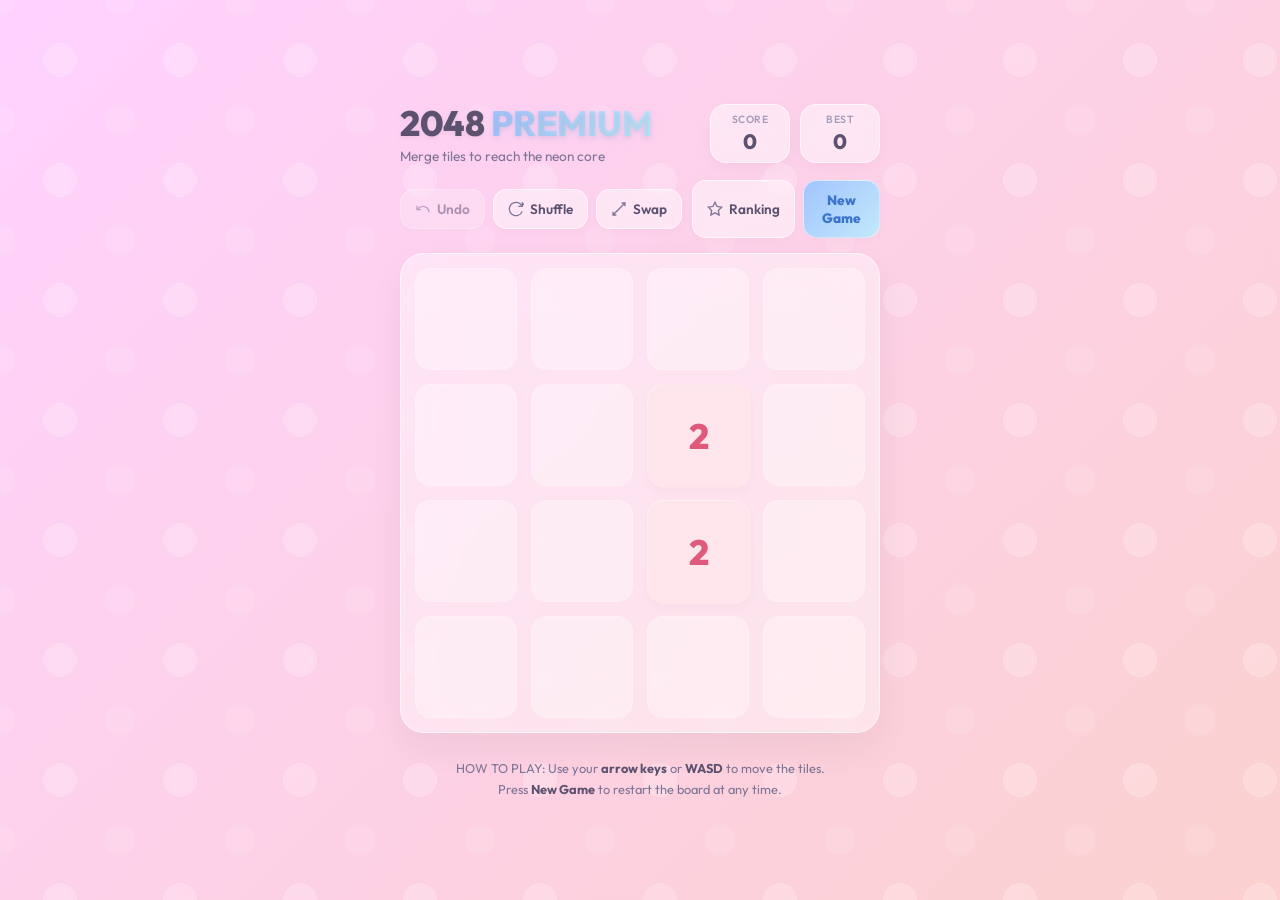
<file: 2048GAME/index.html>
<!DOCTYPE html>
<html lang="ko">
<head>
  <meta charset="UTF-8">
  <meta name="viewport" content="width=device-width, initial-scale=1.0">
  <title>2048 Premium - Cozy Pastel</title>
  <!-- Google Fonts: Outfit -->
  <link rel="preconnect" href="https://fonts.googleapis.com">
  <link rel="preconnect" href="https://fonts.gstatic.com" crossorigin>
  <link href="https://fonts.googleapis.com/css2?family=Outfit:wght@300;400;600;800&display=swap" rel="stylesheet">
  <!-- CSS Link -->
  <link rel="stylesheet" href="style.css">
</head>
<body>
  <div class="stars-bg"></div>
  
  <div class="game-wrapper">
    <!-- 헤더 영역 -->
    <header class="game-header">
      <div class="brand-section">
        <h1 class="logo-title">2048 <span class="highlight">PREMIUM</span></h1>
        <p class="logo-subtitle">Merge tiles to reach the neon core</p>
      </div>
      
      <div class="scores-container">
        <div class="score-box" id="score-box-current">
          <span class="score-label">SCORE</span>
          <span class="score-value" id="current-score">0</span>
        </div>
        <div class="score-box" id="score-box-best">
          <span class="score-label">BEST</span>
          <span class="score-value" id="best-score">0</span>
        </div>
      </div>
    </header>

    <!-- 도구 및 액션 영역 -->
    <section class="control-panel">
      <div class="action-buttons">
        <button class="btn btn-action" id="btn-undo" title="실행 취소 (점수 50% 차감, 단축키 1)">
          <svg class="btn-icon" viewBox="0 0 24 24" fill="none" stroke="currentColor" stroke-width="2">
            <path d="M3 7v6h6M21 17a9 9 0 00-9-9 9 9 0 00-6 2.3L3 13"/>
          </svg>
          <span>Undo</span>
        </button>
        <button class="btn btn-action" id="btn-shuffle" title="랜덤 셔플 (점수 30% 차감, 단축키 2)">
          <svg class="btn-icon" viewBox="0 0 24 24" fill="none" stroke="currentColor" stroke-width="2">
            <path d="M21.5 2v6h-6M21.34 15.57a10 10 0 11-.57-8.38l5.67-5.67"/>
          </svg>
          <span>Shuffle</span>
        </button>
        <button class="btn btn-action" id="btn-swap" title="타일 스왑 (점수 70% 차감, 단축키 3)">
          <svg class="btn-icon" viewBox="0 0 24 24" fill="none" stroke="currentColor" stroke-width="2">
            <path d="M16 3h5v5M4 20L21 3M8 21H3v-5M12 12l-8 8"/>
          </svg>
          <span>Swap</span>
        </button>
      </div>
      
      <div class="utility-buttons">
        <button class="btn btn-util" id="btn-ranking" title="랭킹 보기">
          <svg class="btn-icon" viewBox="0 0 24 24" fill="none" stroke="currentColor" stroke-width="2">
            <path d="M12 2l3.09 6.26L22 9.27l-5 4.87 1.18 6.88L12 17.77l-6.18 3.25L7 14.14 2 9.27l6.91-1.01L12 2z"/>
          </svg>
          <span>Ranking</span>
        </button>
        <button class="btn btn-util btn-highlight" id="btn-newgame">
          <span>New Game</span>
        </button>
      </div>
    </section>

    <!-- 메인 게임 보드 -->
    <main class="game-container">
      <!-- 배경 그리드 (4x4) -->
      <div class="grid-container">
        <div class="grid-cell"></div>
        <div class="grid-cell"></div>
        <div class="grid-cell"></div>
        <div class="grid-cell"></div>
        <div class="grid-cell"></div>
        <div class="grid-cell"></div>
        <div class="grid-cell"></div>
        <div class="grid-cell"></div>
        <div class="grid-cell"></div>
        <div class="grid-cell"></div>
        <div class="grid-cell"></div>
        <div class="grid-cell"></div>
        <div class="grid-cell"></div>
        <div class="grid-cell"></div>
        <div class="grid-cell"></div>
        <div class="grid-cell"></div>
      </div>

      <!-- 동적으로 타일이 렌더링될 컨테이너 -->
      <div class="tile-container"></div>
    </main>

    <!-- 하단 설명 및 저작권 -->
    <footer class="game-footer">
      <p>HOW TO PLAY: Use your <strong>arrow keys</strong> or <strong>WASD</strong> to move the tiles.</p>
      <p>Press <strong>New Game</strong> to restart the board at any time.</p>
    </footer>
  </div>

  <!-- 랭킹 모달 -->
  <div class="modal-overlay hidden" id="ranking-modal">
    <div class="modal-content glass-card">
      <div class="modal-header">
        <h2>DAILY RANKING</h2>
        <button class="btn-close" id="btn-close-ranking">&times;</button>
      </div>
      <div class="modal-body">
        <ul class="ranking-list" id="ranking-list-container">
          <!-- JavaScript에 의해 동적으로 랭킹 엔트리가 생성됩니다. -->
        </ul>
      </div>
    </div>
  </div>
  
  <!-- 게임 오버 / 승리 오버레이 -->
  <div class="game-message-overlay hidden" id="game-status-overlay">
    <div class="message-content">
      <h2 class="message-title" id="message-title">GAME OVER</h2>
      <p class="message-desc" id="message-desc">No moves left. Keep pushing the limits!</p>
      <div class="message-actions">
        <button class="btn btn-highlight" id="btn-overlay-action">Try Again</button>
      </div>
    </div>
  </div>

  <!-- 외부 게임 엔진 JavaScript 파일 연동 -->
  <script src="game.js"></script>
</body>
</html>
</file>
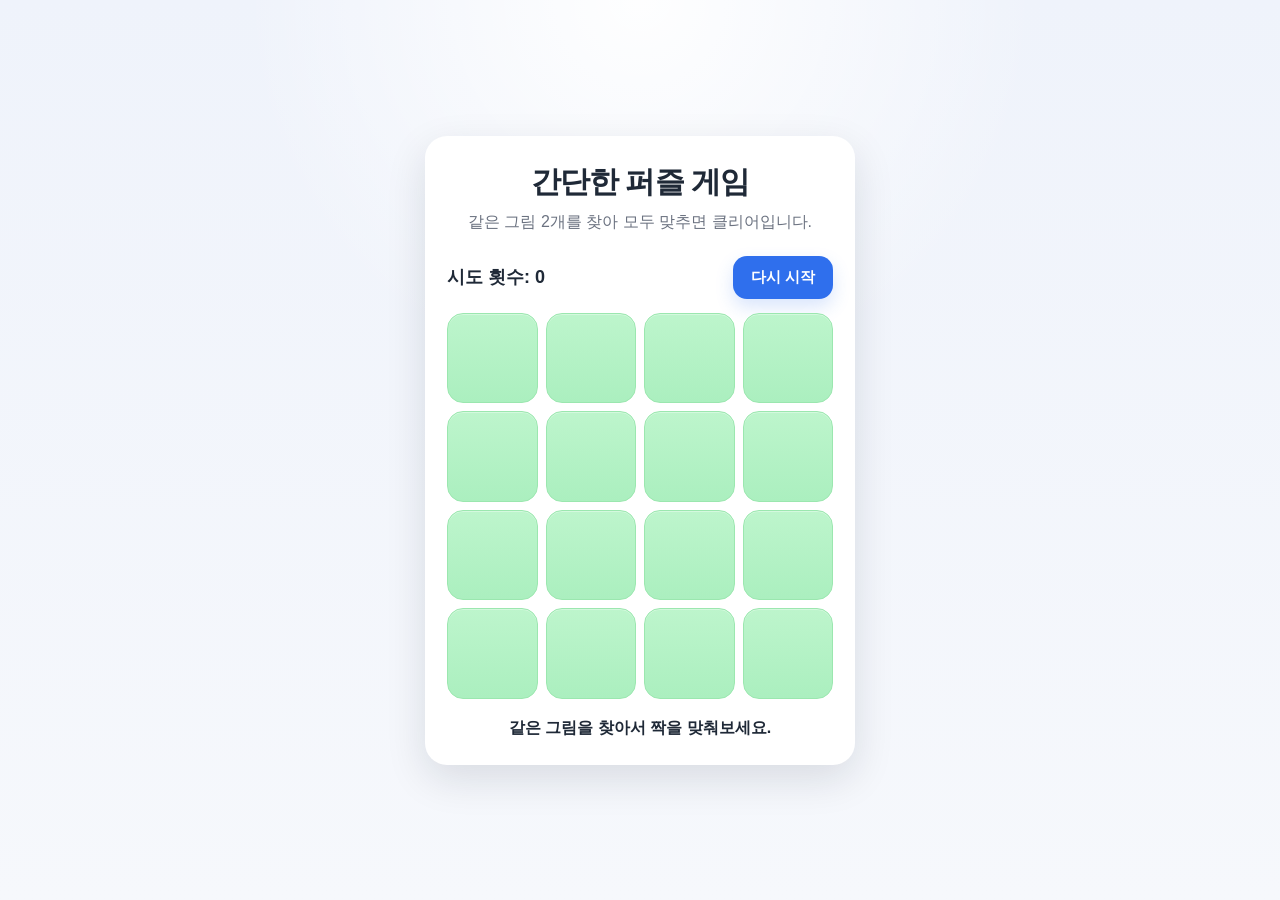
<file: DAY1/Puzzle_Game/index.html>
<!DOCTYPE html>
<html lang="ko">
<head>
  <meta charset="UTF-8" />
  <meta name="viewport" content="width=device-width, initial-scale=1.0" />
  <title>간단한 퍼즐 게임</title>
  <style>
    :root {
      --bg: #f4f6fb;
      --card: #ffffff;
      --text: #1f2937;
      --muted: #6b7280;
      --board: #b9f2c6;
      --board-border: #9be7af;
      --accent: #2f6fed;
      --accent-hover: #2459c9;
      --shadow: 0 14px 40px rgba(15, 23, 42, 0.12);
    }

    * {
      box-sizing: border-box;
    }

    body {
      margin: 0;
      min-height: 100vh;
      display: grid;
      place-items: center;
      padding: 18px;
      color: var(--text);
      font-family: Arial, Helvetica, sans-serif;
      background:
        radial-gradient(circle at top, rgba(255, 255, 255, 0.95), transparent 36%),
        linear-gradient(180deg, #eff3fb 0%, #f6f8fc 100%);
    }

    .app {
      width: min(100%, 430px);
      background: var(--card);
      border-radius: 22px;
      box-shadow: var(--shadow);
      padding: 28px 22px 20px;
    }

    .title {
      margin: 0;
      text-align: center;
      font-size: 30px;
      line-height: 1.2;
      letter-spacing: -0.03em;
      font-weight: 800;
    }

    .subtitle {
      margin: 10px 0 22px;
      text-align: center;
      color: var(--muted);
      font-size: 16px;
      line-height: 1.5;
    }

    .toolbar {
      display: flex;
      align-items: center;
      justify-content: space-between;
      gap: 12px;
      margin-bottom: 14px;
    }

    .attempts {
      font-size: 18px;
      font-weight: 700;
    }

    .restart {
      border: 0;
      background: var(--accent);
      color: white;
      font-size: 15px;
      font-weight: 700;
      padding: 12px 18px;
      border-radius: 14px;
      cursor: pointer;
      transition: background 0.2s ease, transform 0.15s ease;
      box-shadow: 0 8px 18px rgba(47, 111, 237, 0.18);
    }

    .restart:hover {
      background: var(--accent-hover);
    }

    .restart:active {
      transform: translateY(1px);
    }

    .board {
      display: grid;
      grid-template-columns: repeat(4, 1fr);
      gap: 8px;
      margin: 8px 0 18px;
    }

    .card {
      aspect-ratio: 1 / 1;
      border: 1px solid var(--board-border);
      border-radius: 16px;
      background: linear-gradient(180deg, #bdf5cc 0%, #abefbf 100%);
      display: grid;
      place-items: center;
      font-size: 28px;
      cursor: pointer;
      user-select: none;
      position: relative;
      overflow: hidden;
      box-shadow: inset 0 1px 0 rgba(255, 255, 255, 0.35);
      transition: transform 0.15s ease, filter 0.2s ease, background 0.2s ease;
    }

    .card:hover {
      transform: translateY(-1px);
      filter: brightness(1.01);
    }

    .card:disabled {
      cursor: default;
    }

    .card .emoji {
      opacity: 0;
      transform: scale(0.85);
      transition: opacity 0.2s ease, transform 0.2s ease;
    }

    .card.flipped,
    .card.matched {
      background: linear-gradient(180deg, #d4f8dd 0%, #bdf5cc 100%);
    }

    .card.flipped .emoji,
    .card.matched .emoji {
      opacity: 1;
      transform: scale(1);
    }

    .card.matched {
      box-shadow: inset 0 0 0 1px rgba(47, 111, 237, 0.08);
    }

    .message {
      min-height: 28px;
      text-align: center;
      font-weight: 700;
      font-size: 16px;
      line-height: 1.4;
      color: #1f2937;
    }

    .message.done {
      color: #1f6b34;
    }

    @media (max-width: 420px) {
      .app {
        padding: 22px 16px 18px;
        border-radius: 18px;
      }

      .title {
        font-size: 26px;
      }

      .subtitle {
        font-size: 14px;
      }

      .attempts {
        font-size: 16px;
      }

      .restart {
        padding: 10px 14px;
      }
    }
  </style>
</head>
<body>
  <main class="app">
    <h1 class="title">간단한 퍼즐 게임</h1>
    <p class="subtitle">같은 그림 2개를 찾아 모두 맞추면 클리어입니다.</p>

    <section class="toolbar" aria-label="게임 정보">
      <div class="attempts">시도 횟수: <span id="attemptCount">0</span></div>
      <button class="restart" id="restartButton" type="button">다시 시작</button>
    </section>

    <section class="board" id="board" aria-label="퍼즐 보드"></section>

    <div class="message" id="message">같은 그림을 찾아서 짝을 맞춰보세요.</div>
  </main>

  <script>
    // 맞춰야 할 그림 후보 풀입니다. (기존 8개에서 16개로 2배 확장)
    const emoji_pool = ["🍇", "🍓", "🥝", "🍑", "🍎", "🍉", "🍒", "🍊", "🍍", "🍌", "🍋", "🍈", "🍏", "🍐", "🥭", "🫐"];

    // 화면에서 사용할 DOM 요소를 미리 찾아 둡니다.
    const board_element = document.getElementById("board");
    const attempt_count_element = document.getElementById("attemptCount");
    const restart_button = document.getElementById("restartButton");
    const message_element = document.getElementById("message");

    // 현재 게임 상태를 저장하는 변수들입니다.
    let first_card = null;
    let second_card = null;
    let board_locked = false;
    let attempt_count = 0;
    let matched_pairs = 0;

    function shuffle_array(array) {
      // 원본 배열은 건드리지 않기 위해 복사본을 만듭니다.
      const shuffled_array = [...array];

      // Fisher-Yates 방식으로 배열을 섞습니다.
      // 이 방식은 sort + Math.random()보다 더 안정적으로 무작위 순서를 만듭니다.
      for (let index = shuffled_array.length - 1; index > 0; index -= 1) {
        const random_index = Math.floor(Math.random() * (index + 1));
        [shuffled_array[index], shuffled_array[random_index]] = [shuffled_array[random_index], shuffled_array[index]];
      }

      return shuffled_array;
    }

    function set_message(text, is_done = false) {
      // 하단 안내 문구를 바꾸고, 클리어 상태면 강조 스타일을 줍니다.
      message_element.textContent = text;
      message_element.classList.toggle("done", is_done);
    }

    function reset_selected_cards() {
      // 한 번의 시도 처리가 끝나면 선택한 카드 정보를 초기화합니다.
      first_card = null;
      second_card = null;
      board_locked = false;
    }

    function update_attempt_count() {
      // 화면에 보이는 시도 횟수를 숫자 상태와 맞춥니다.
      attempt_count_element.textContent = attempt_count;
    }

    function mark_cards_as_matched(first_element, second_element) {
      // 같은 그림인 카드 2장은 맞춘 상태로 고정합니다.
      first_element.classList.add("matched");
      second_element.classList.add("matched");
      first_element.disabled = true;
      second_element.disabled = true;
      matched_pairs += 1;
    }

    function is_game_clear() {
      // 모든 그림 쌍(총 8쌍)을 맞췄는지 확인합니다.
      return matched_pairs === 8;
    }

    function show_clear_message() {
      // 게임을 모두 맞췄을 때 보여줄 문구입니다.
      set_message(`축하합니다! ${attempt_count}번 만에 모두 맞췄습니다.`, true);
    }

    function reveal_card(card_element) {
      // 카드 앞면이 보이도록 뒤집는 역할입니다.
      card_element.classList.add("flipped");
    }

    function hide_card(card_element) {
      // 맞지 않는 카드 두 장을 다시 뒤집는 역할입니다.
      // 예외 처리: 카드 엘리먼트가 존재하지 않는 경우(예: 카드 비교 중 재빨리 다시 시작을 눌러 null이 된 경우) 함수를 즉시 종료합니다.
      if (!card_element) return;
      card_element.classList.remove("flipped");
    }

    function compare_cards() {
      // 두 카드의 data-value가 같으면 같은 그림입니다.
      return first_card.dataset.value === second_card.dataset.value;
    }

    function handle_matched_pair() {
      // 같은 그림이면 카드들을 맞춘 상태로 표시하고, 턴을 초기화합니다.
      mark_cards_as_matched(first_card, second_card);
      set_message("잘 찾았어요! 같은 그림입니다.");
      reset_selected_cards();

      if (is_game_clear()) {
        show_clear_message();
      }
    }

    function handle_mismatched_pair() {
      // 다른 그림이면 잠깐 보여준 뒤 다시 뒤집습니다.
      set_message("다른 그림입니다. 잠깐 뒤에 다시 뒤집어요.");

      setTimeout(() => {
        hide_card(first_card);
        hide_card(second_card);
        set_message("다시 같은 그림을 찾아보세요.");
        reset_selected_cards();
      }, 700);
    }

    function handle_second_selection(card_element) {
      // 두 번째 카드를 선택했을 때 매칭 비교를 시작합니다.
      second_card = card_element;
      attempt_count += 1;
      update_attempt_count();
      board_locked = true;

      if (compare_cards()) {
        handle_matched_pair();
        return;
      }

      handle_mismatched_pair();
    }

    function handle_card_click(card_element) {
      // 이미 맞춘 카드, 같은 카드 재클릭, 비교 중인 상태는 무시합니다.
      if (board_locked || card_element === first_card || card_element.classList.contains("matched")) {
        return;
      }

      reveal_card(card_element);

      if (!first_card) {
        // 첫 번째 카드가 아직 없다면 지금 카드를 저장합니다.
        first_card = card_element;
        return;
      }

      // 두 번째 카드까지 선택되면 비교 로직으로 넘어갑니다.
      handle_second_selection(card_element);
    }

    function create_card_element(emoji) {
      // 카드 1장을 버튼 요소로 만듭니다.
      const card_element = document.createElement("button");
      card_element.type = "button";
      card_element.className = "card";
      card_element.dataset.value = emoji;
      card_element.setAttribute("aria-label", "카드");

      // 카드 안에 실제로 보여줄 그림을 넣습니다.
      const emoji_element = document.createElement("span");
      emoji_element.className = "emoji";
      emoji_element.textContent = emoji;

      card_element.appendChild(emoji_element);
      card_element.addEventListener("click", () => handle_card_click(card_element));

      return card_element;
    }

    function render_board() {
      // 1. 16개의 과일 후보 풀 중에서 무작위로 8개를 선택합니다.
      const selected_emojis = shuffle_array(emoji_pool).slice(0, 8);

      // 2. 선택된 8개의 그림을 각각 2번씩 넣어 총 16장의 덱을 만듭니다.
      const deck = [...selected_emojis, ...selected_emojis];

      // 3. 구성된 카드 덱을 한 번 더 무작위로 섞습니다.
      const shuffled_deck = shuffle_array(deck);
      
      board_element.innerHTML = "";

      // 4. 섞인 순서대로 카드 요소를 화면에 배치합니다.
      shuffled_deck.forEach((emoji) => {
        const card_element = create_card_element(emoji);
        board_element.appendChild(card_element);
      });
    }

    function reset_game() {
      // 게임 상태를 처음으로 되돌립니다.
      first_card = null;
      second_card = null;
      board_locked = false;
      attempt_count = 0;
      matched_pairs = 0;
      update_attempt_count();
      set_message("같은 그림을 찾아서 짝을 맞춰보세요.");
      render_board();
    }

    restart_button.addEventListener("click", reset_game);

    // 페이지가 열리면 바로 게임을 시작합니다.
    reset_game();
  </script>
</body>
</html>
</file>
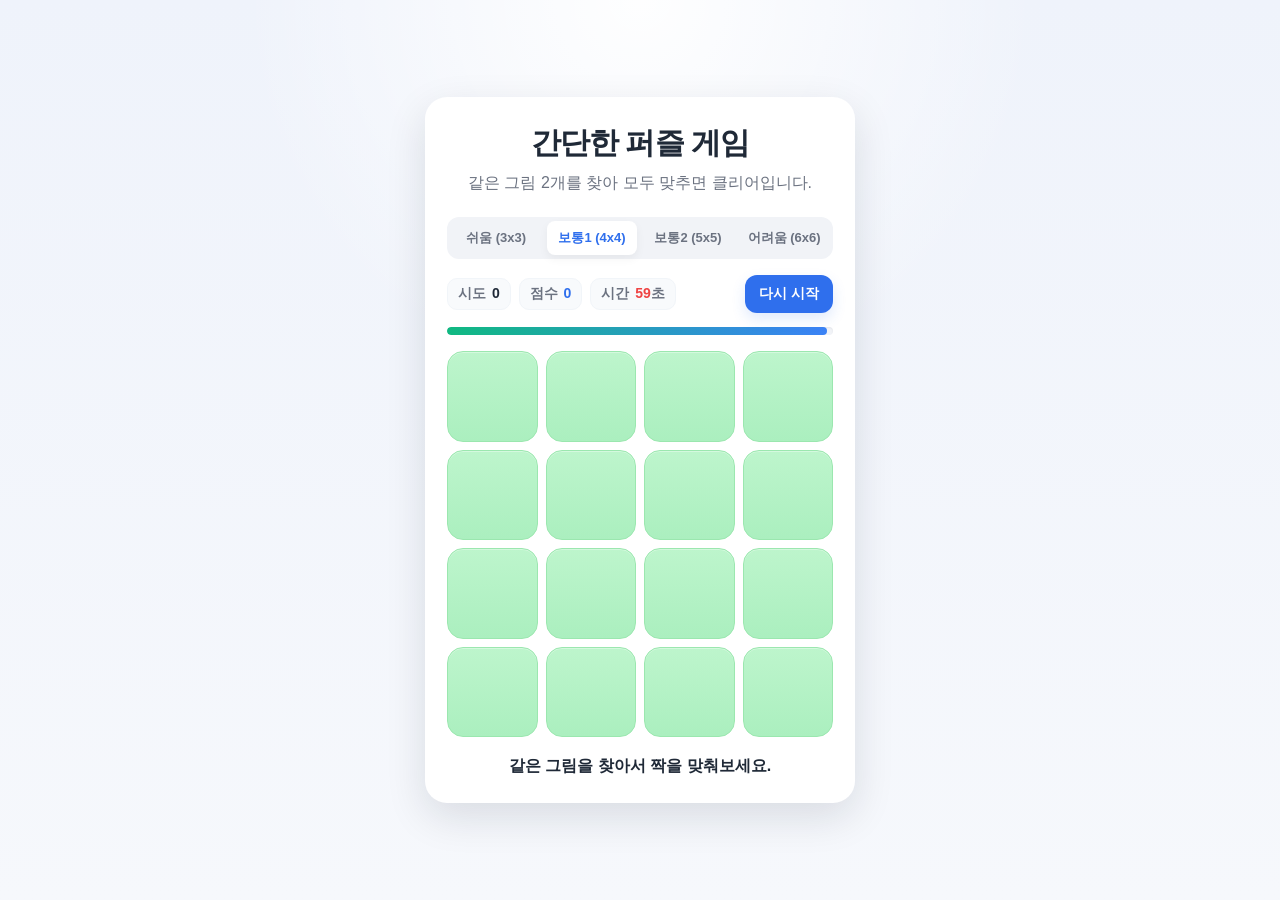
<file: Day2/Puzzle_Game/index.html>
<!DOCTYPE html>
<html lang="ko">
<head>
  <meta charset="UTF-8" />
  <meta name="viewport" content="width=device-width, initial-scale=1.0" />
  <title>간단한 퍼즐 게임</title>
  <style>
    :root {
      --bg: #f4f6fb;
      --card: #ffffff;
      --text: #1f2937;
      --muted: #6b7280;
      --board: #b9f2c6;
      --board-border: #9be7af;
      --accent: #2f6fed;
      --accent-hover: #2459c9;
      --shadow: 0 14px 40px rgba(15, 23, 42, 0.12);
    }

    * {
      box-sizing: border-box;
    }

    body {
      margin: 0;
      min-height: 100vh;
      display: grid;
      place-items: center;
      padding: 18px;
      color: var(--text);
      font-family: Arial, Helvetica, sans-serif;
      background:
        radial-gradient(circle at top, rgba(255, 255, 255, 0.95), transparent 36%),
        linear-gradient(180deg, #eff3fb 0%, #f6f8fc 100%);
    }

    .app {
      width: min(100%, 430px);
      background: var(--card);
      border-radius: 22px;
      box-shadow: var(--shadow);
      padding: 28px 22px 20px;
    }

    .title {
      margin: 0;
      text-align: center;
      font-size: 30px;
      line-height: 1.2;
      letter-spacing: -0.03em;
      font-weight: 800;
    }

    .subtitle {
      margin: 10px 0 22px;
      text-align: center;
      color: var(--muted);
      font-size: 16px;
      line-height: 1.5;
    }

    /* 난이도 선택 세그먼트 컨트롤 */
    .difficulty-selector {
      display: flex;
      justify-content: space-between;
      gap: 6px;
      background: #f1f3f7;
      padding: 4px;
      border-radius: 12px;
      margin-bottom: 16px;
    }

    .diff-btn {
      flex: 1;
      border: 0;
      background: transparent;
      color: var(--muted);
      font-size: 13px;
      font-weight: 700;
      padding: 8px 4px;
      border-radius: 8px;
      cursor: pointer;
      transition: background 0.2s, color 0.2s, box-shadow 0.2s;
    }

    .diff-btn:hover {
      color: var(--text);
    }

    .diff-btn.active {
      background: var(--card);
      color: var(--accent);
      box-shadow: 0 4px 10px rgba(0, 0, 0, 0.05);
    }

    .toolbar {
      display: flex;
      align-items: center;
      justify-content: space-between;
      gap: 12px;
      margin-bottom: 14px;
    }

    /* 게임 정보 통계 레이아웃 */
    .game-stats {
      display: flex;
      gap: 8px;
      align-items: center;
    }

    .stat-item {
      font-size: 14px;
      font-weight: 700;
      color: var(--muted);
      background: #f8fafc;
      padding: 6px 10px;
      border-radius: 10px;
      border: 1px solid #f1f5f9;
      white-space: nowrap;
    }

    .stat-item span {
      color: var(--text);
      margin-left: 2px;
    }

    .stat-item.score span {
      color: var(--accent);
    }

    .stat-item.timer span {
      color: #ef4444;
      font-variant-numeric: tabular-nums;
    }

    .score-value {
      display: inline-block;
      transition: transform 0.15s ease-in-out;
    }

    .pop-animation {
      animation: pop 0.3s ease-in-out;
    }

    @keyframes pop {
      0% { transform: scale(1); }
      50% { transform: scale(1.3); color: #10b981; }
      100% { transform: scale(1); }
    }

    /* 타이머 바 스타일 */
    .timer-container {
      width: 100%;
      height: 8px;
      background: #f1f3f7;
      border-radius: 4px;
      margin-bottom: 16px;
      overflow: hidden;
      box-shadow: inset 0 1px 2px rgba(0, 0, 0, 0.05);
    }

    .timer-bar {
      height: 100%;
      width: 100%;
      background: linear-gradient(90deg, #10b981, #3b82f6);
      border-radius: 4px;
      transition: width 1s linear, background 0.5s ease;
    }

    .timer-bar.warning {
      background: linear-gradient(90deg, #f59e0b, #ef4444);
    }

    /* 타이머 깜빡임 애니메이션 */
    .blink-animation {
      animation: blink 0.8s infinite alternate;
    }

    @keyframes blink {
      0% { opacity: 1; }
      100% { opacity: 0.3; }
    }

    .restart {
      border: 0;
      background: var(--accent);
      color: white;
      font-size: 14px;
      font-weight: 700;
      padding: 10px 14px;
      border-radius: 12px;
      cursor: pointer;
      transition: background 0.2s ease, transform 0.15s ease;
      box-shadow: 0 6px 14px rgba(47, 111, 237, 0.15);
    }

    .restart:hover {
      background: var(--accent-hover);
    }

    .restart:active {
      transform: translateY(1px);
    }

    .board {
      display: grid;
      gap: 8px;
      margin: 8px 0 18px;
    }

    /* 난이도(격자 밀도)별 카드 스타일 및 크기 설정 */
    .board.size-3 .card {
      font-size: 34px;
      border-radius: 18px;
    }

    .board.size-4 .card {
      font-size: 28px;
      border-radius: 16px;
    }

    .board.size-5 .card {
      font-size: 22px;
      border-radius: 12px;
    }

    .board.size-6 .card {
      font-size: 18px;
      border-radius: 10px;
    }

    .card {
      aspect-ratio: 1 / 1;
      border: 1px solid var(--board-border);
      background: linear-gradient(180deg, #bdf5cc 0%, #abefbf 100%);
      display: grid;
      place-items: center;
      cursor: pointer;
      user-select: none;
      position: relative;
      overflow: hidden;
      box-shadow: inset 0 1px 0 rgba(255, 255, 255, 0.35);
      transition: transform 0.15s ease, filter 0.2s ease, background 0.2s ease;
    }

    .card:hover {
      transform: translateY(-1px);
      filter: brightness(1.01);
    }

    .card:disabled {
      cursor: default;
    }

    .card .emoji {
      opacity: 0;
      transform: scale(0.85);
      transition: opacity 0.2s ease, transform 0.2s ease;
    }

    .card.flipped,
    .card.matched {
      background: linear-gradient(180deg, #d4f8dd 0%, #bdf5cc 100%);
    }

    .card.flipped .emoji,
    .card.matched .emoji {
      opacity: 1;
      transform: scale(1);
    }

    .card.matched {
      box-shadow: inset 0 0 0 1px rgba(47, 111, 237, 0.08);
    }

    /* 홀수 격자 중앙 보너스 슬롯 스타일 */
    .card.center-slot {
      background: rgba(47, 111, 237, 0.05);
      border: 2px dashed rgba(47, 111, 237, 0.2);
      cursor: default;
      box-shadow: none;
    }

    .card.center-slot .emoji {
      opacity: 0.7 !important;
      transform: scale(1) !important;
    }

    .message {
      min-height: 28px;
      text-align: center;
      font-weight: 700;
      font-size: 16px;
      line-height: 1.4;
      color: #1f2937;
    }

    .message.done {
      color: #1f6b34;
    }

    @media (max-width: 420px) {
      .app {
        padding: 22px 14px 18px;
        border-radius: 18px;
      }

      .title {
        font-size: 26px;
      }

      .subtitle {
        font-size: 14px;
      }

      .game-stats {
        gap: 4px;
      }

      .stat-item {
        font-size: 11px;
        padding: 4px 6px;
      }

      .restart {
        padding: 8px 12px;
        font-size: 12px;
      }

      .diff-btn {
        font-size: 11px;
        padding: 6px 2px;
      }

      /* 모바일 환경에서의 격자 카드 폰트 축소 */
      .board.size-3 .card { font-size: 28px; }
      .board.size-4 .card { font-size: 22px; }
      .board.size-5 .card { font-size: 18px; }
      .board.size-6 .card { font-size: 14px; }
    }
  </style>
</head>
<body>
  <main class="app">
    <h1 class="title">간단한 퍼즐 게임</h1>
    <p class="subtitle">같은 그림 2개를 찾아 모두 맞추면 클리어입니다.</p>

    <!-- 난이도 선택 버튼 그룹 -->
    <section class="difficulty-selector" aria-label="난이도 선택">
      <button class="diff-btn" data-size="3" type="button">쉬움 (3x3)</button>
      <button class="diff-btn active" data-size="4" type="button">보통1 (4x4)</button>
      <button class="diff-btn" data-size="5" type="button">보통2 (5x5)</button>
      <button class="diff-btn" data-size="6" type="button">어려움 (6x6)</button>
    </section>

    <!-- 게임 정보 툴바 -->
    <section class="toolbar" aria-label="게임 정보">
      <div class="game-stats">
        <div class="stat-item">시도 <span id="attemptCount">0</span></div>
        <div class="stat-item score">점수 <span id="scoreValue" class="score-value">0</span></div>
        <div class="stat-item timer">시간 <span id="timerValue">0</span>초</div>
      </div>
      <button class="restart" id="restartButton" type="button">다시 시작</button>
    </section>

    <!-- 타이머 프로그레스 바 -->
    <div class="timer-container">
      <div class="timer-bar" id="timerBar"></div>
    </div>

    <section class="board" id="board" aria-label="퍼즐 보드"></section>

    <div class="message" id="message">같은 그림을 찾아서 짝을 맞춰보세요.</div>
  </main>

  <script>
    // 맞춰야 할 그림 후보 풀입니다. (16개에서 20개로 확장하여 6x6 보드 대응)
    const emoji_pool = [
      "🍇", "🍓", "🥝", "🍑", "🍎", "🍉", "🍒", "🍊", "🍍", "🍌", 
      "🍋", "🍈", "🍏", "🍐", "🥭", "🫐", "🥥", "🍅", "🥑", "🌽"
    ];

    // 화면에서 사용할 DOM 요소를 미리 찾아 둡니다.
    const board_element = document.getElementById("board");
    const attempt_count_element = document.getElementById("attemptCount");
    const score_element = document.getElementById("scoreValue");
    const timer_value_element = document.getElementById("timerValue");
    const timer_bar_element = document.getElementById("timerBar");
    const restart_button = document.getElementById("restartButton");
    const message_element = document.getElementById("message");
    const difficulty_buttons = document.querySelectorAll(".diff-btn");

    // 현재 게임 상태를 저장하는 변수들입니다.
    let first_card = null;
    let second_card = null;
    let board_locked = false;
    let attempt_count = 0;
    let matched_pairs = 0;
    let score = 0;
    let grid_size = 4; // 기본값: 보통1 (4x4)

    // 타이머 변수
    let timer_interval = null;
    let time_left = 0;
    let max_time = 0;
    let game_active = false;

    // 난이도 자동 전환 타이머 변수
    let level_transition_timeout = null;

    function shuffle_array(array) {
      // 원본 배열은 건드리지 않기 위해 복사본을 만듭니다.
      const shuffled_array = [...array];

      // Fisher-Yates 방식으로 배열을 섞습니다.
      for (let index = shuffled_array.length - 1; index > 0; index -= 1) {
        const random_index = Math.floor(Math.random() * (index + 1));
        [shuffled_array[index], shuffled_array[random_index]] = [shuffled_array[random_index], shuffled_array[index]];
      }

      return shuffled_array;
    }

    function set_message(text, is_done = false) {
      // 하단 안내 문구를 바꾸고, 클리어 상태면 강조 스타일을 줍니다.
      message_element.textContent = text;
      message_element.classList.toggle("done", is_done);
      message_element.style.color = ""; // 인라인 개별 색상 설정 초기화
    }

    function reset_selected_cards() {
      // 한 번의 시도 처리가 끝나면 선택한 카드 정보를 초기화합니다.
      first_card = null;
      second_card = null;
      board_locked = false;
    }

    // 화면에 보이는 시도 횟수를 숫자 상태와 맞춥니다.
    function update_attempt_count() {
      attempt_count_element.textContent = attempt_count;
    }

    // 화면에 보이는 점수를 숫자 상태와 맞춥니다.
    function update_score() {
      score_element.textContent = score;
    }

    // 점수가 올라갈 때 시각적 피드백 애니메이션을 실행합니다.
    function trigger_score_pop() {
      score_element.classList.remove("pop-animation");
      void score_element.offsetWidth; // Reflow 트리거로 애니메이션 재시작
      score_element.classList.add("pop-animation");
    }

    // 난이도별 최대 제한 시간 계산
    function get_max_time() {
      switch (grid_size) {
        case 3: return 30; // 쉬움
        case 4: return 60; // 보통1
        case 5: return 90; // 보통2
        case 6: return 120; // 어려움
        default: return 60;
      }
    }

    // 타이머 UI 갱신
    function update_timer_ui() {
      timer_value_element.textContent = time_left;
      
      const percentage = (time_left / max_time) * 100;
      timer_bar_element.style.width = `${percentage}%`;

      // 남은 시간이 10초 이하일 때 위험 경고 표시
      if (time_left <= 10) {
        timer_bar_element.classList.add("warning");
        timer_value_element.classList.add("blink-animation");
      } else {
        timer_bar_element.classList.remove("warning");
        timer_value_element.classList.remove("blink-animation");
      }
    }

    // 타이머 시작
    function start_timer() {
      clearInterval(timer_interval);
      update_timer_ui();
      
      timer_interval = setInterval(() => {
        if (!game_active) {
          clearInterval(timer_interval);
          return;
        }

        time_left -= 1;
        update_timer_ui();

        if (time_left <= 0) {
          handle_game_over();
        }
      }, 1000);
    }

    // 시간 초과 (게임오버) 처리
    function handle_game_over() {
      game_active = false;
      clearInterval(timer_interval);

      // 모든 카드 공개 및 입력 비활성화
      const cards = board_element.querySelectorAll(".card:not(.center-slot)");
      cards.forEach((card) => {
        reveal_card(card);
        card.disabled = true;
      });

      set_message("시간 초과! 게임 오버입니다. 다시 도전해보세요.");
      message_element.style.color = "#ef4444"; // 게임 오버 문구 빨간색으로 변경
    }

    function mark_cards_as_matched(first_element, second_element) {
      // 같은 그림인 카드 2장은 맞춘 상태로 고정합니다.
      first_element.classList.add("matched");
      second_element.classList.add("matched");
      first_element.disabled = true;
      second_element.disabled = true;
      matched_pairs += 1;
    }

    // 총 필요한 카드 쌍 수 구하기
    function get_total_pairs() {
      return Math.floor((grid_size * grid_size) / 2);
    }

    // 모든 카드 쌍을 맞췄는지 확인합니다.
    function is_game_clear() {
      return matched_pairs === get_total_pairs();
    }

    // 다음 순서의 난이도 사이즈 반환
    function get_next_grid_size() {
      if (grid_size === 3) return 4;
      if (grid_size === 4) return 5;
      if (grid_size === 5) return 6;
      return null;
    }

    // 난이도를 강제 변경하고 게임을 리셋하는 헬퍼 함수
    function change_difficulty(new_size) {
      grid_size = new_size;

      // 난이도 세그먼트 버튼 UI의 활성상태 동기화
      difficulty_buttons.forEach((button) => {
        const size = parseInt(button.dataset.size, 10);
        if (size === new_size) {
          button.classList.add("active");
        } else {
          button.classList.remove("active");
        }
      });

      reset_game();
    }

    function show_clear_message() {
      const next_size = get_next_grid_size();
      if (next_size) {
        const next_label = next_size === 4 ? "보통1 (4x4)" : next_size === 5 ? "보통2 (5x5)" : "어려움 (6x6)";
        set_message(`축하합니다! ${attempt_count}번 만에 맞췄습니다. (최종 점수: ${score}점) 3초 후 ${next_label} 난이도로 이동합니다...`, true);

        // 3초 뒤 다음 난이도로 자동 이동
        level_transition_timeout = setTimeout(() => {
          change_difficulty(next_size);
        }, 3000);
      } else {
        // 최종 단계(6x6) 클리어 시
        set_message(`축하합니다! 최종 난이도까지 모든 단계를 완벽히 클리어했습니다! (최종 점수: ${score}점)`, true);
      }
    }

    function reveal_card(card_element) {
      // 카드 앞면이 보이도록 뒤집는 역할입니다.
      card_element.classList.add("flipped");
    }

    function hide_card(card_element) {
      // 맞지 않는 카드 두 장을 다시 뒤집는 역할입니다.
      if (!card_element) return;
      card_element.classList.remove("flipped");
    }

    function compare_cards() {
      // 두 카드의 data-value가 같으면 같은 그림입니다.
      return first_card.dataset.value === second_card.dataset.value;
    }

    function handle_matched_pair() {
      // 같은 그림이면 카드들을 맞춘 상태로 표시하고, 점수를 올리고 턴을 초기화합니다.
      mark_cards_as_matched(first_card, second_card);
      score += 10;
      update_score();
      trigger_score_pop();
      set_message("잘 찾았어요! 같은 그림입니다.");
      reset_selected_cards();

      if (is_game_clear()) {
        game_active = false;
        clearInterval(timer_interval);
        show_clear_message();
      }
    }

    function handle_mismatched_pair() {
      // 다른 그림이면 잠깐 보여준 뒤 다시 뒤집습니다.
      set_message("다른 그림입니다. 잠깐 뒤에 다시 뒤집어요.");

      setTimeout(() => {
        hide_card(first_card);
        hide_card(second_card);
        set_message("다시 같은 그림을 찾아보세요.");
        reset_selected_cards();
      }, 700);
    }

    function handle_second_selection(card_element) {
      // 두 번째 카드를 선택했을 때 매칭 비교를 시작합니다.
      second_card = card_element;
      attempt_count += 1;
      update_attempt_count();
      board_locked = true;

      // 두 카드 객체의 참조 정합성 예외 방어
      if (!first_card || !second_card) {
        reset_selected_cards();
        return;
      }

      if (compare_cards()) {
        handle_matched_pair();
        return;
      }

      handle_mismatched_pair();
    }

    function handle_card_click(card_element) {
      // 게임 진행이 아니거나, 이미 맞춘 카드, 같은 카드 재클릭, 이미 뒤집힌 카드, 비교 중인 상태(보드 락)는 무시합니다.
      if (!game_active || board_locked || card_element === first_card || 
          card_element.classList.contains("matched") || card_element.classList.contains("flipped")) {
        return;
      }

      reveal_card(card_element);

      if (!first_card) {
        // 첫 번째 카드가 아직 없다면 지금 카드를 저장합니다.
        first_card = card_element;
        return;
      }

      // 두 번째 카드까지 선택되면 비교 로직으로 넘어갑니다.
      handle_second_selection(card_element);
    }

    function create_card_element(emoji) {
      // 안전한 폴백(Fallback) 처리: 이모지가 정의되지 않았을 경우 물음표로 대체
      const safe_emoji = emoji || "❓";

      // 카드 1장을 버튼 요소로 만듭니다.
      const card_element = document.createElement("button");
      card_element.type = "button";
      card_element.className = "card";
      card_element.dataset.value = safe_emoji;
      card_element.setAttribute("aria-label", "카드");

      // 카드 안에 실제로 보여줄 그림을 넣습니다.
      const emoji_element = document.createElement("span");
      emoji_element.className = "emoji";
      emoji_element.textContent = safe_emoji;

      card_element.appendChild(emoji_element);
      card_element.addEventListener("click", () => handle_card_click(card_element));

      return card_element;
    }

    function create_center_slot_element() {
      // 3x3, 5x5 등 홀수 격자의 중앙에 들어갈 보너스 카드 요소 생성
      const card_element = document.createElement("button");
      card_element.type = "button";
      card_element.className = "card center-slot";
      card_element.disabled = true;
      card_element.setAttribute("aria-label", "보너스 슬롯");

      const emoji_element = document.createElement("span");
      emoji_element.className = "emoji";
      emoji_element.textContent = "⭐";

      card_element.appendChild(emoji_element);
      return card_element;
    }

    function render_board() {
      const total_slots = grid_size * grid_size;
      const num_pairs = get_total_pairs();
      const center_index = total_slots % 2 !== 0 ? Math.floor(total_slots / 2) : -1;

      // 1. 20개의 과일 후보 풀 중에서 무작위로 필요한 개수만큼 선택합니다.
      const selected_emojis = shuffle_array(emoji_pool).slice(0, num_pairs);

      // 2. 선택된 그림들을 각각 2장씩 넣어 덱을 만듭니다.
      const deck = [...selected_emojis, ...selected_emojis];

      // 3. 구성된 카드 덱을 한 번 더 무작위로 섞습니다.
      const shuffled_deck = shuffle_array(deck);
      
      board_element.innerHTML = "";
      board_element.className = "board";
      board_element.classList.add(`size-${grid_size}`);
      board_element.style.gridTemplateColumns = `repeat(${grid_size}, 1fr)`;

      let deck_index = 0;
      for (let i = 0; i < total_slots; i++) {
        if (i === center_index) {
          // 중앙 보너스 슬롯 배치
          const center_element = create_center_slot_element();
          board_element.appendChild(center_element);
        } else {
          // 일반 카드 배치
          const emoji = shuffled_deck[deck_index++];
          const card_element = create_card_element(emoji);
          board_element.appendChild(card_element);
        }
      }
    }

    function reset_game() {
      // 대기 중인 난이도 자동 이동 타이머가 있다면 초기화
      if (level_transition_timeout) {
        clearTimeout(level_transition_timeout);
        level_transition_timeout = null;
      }

      // 작동 중인 인터벌 타이머가 있다면 초기화하여 중복 발생 방지
      if (timer_interval) {
        clearInterval(timer_interval);
        timer_interval = null;
      }

      // 게임 상태를 처음으로 되돌립니다.
      first_card = null;
      second_card = null;
      board_locked = false;
      attempt_count = 0;
      matched_pairs = 0;
      score = 0;
      
      // 제한시간 초기화 및 구동 활성화
      max_time = get_max_time();
      time_left = max_time;
      game_active = true;

      update_attempt_count();
      update_score();
      score_element.classList.remove("pop-animation");
      
      set_message("같은 그림을 찾아서 짝을 맞춰보세요.");
      render_board();

      // 타이머 재가동
      start_timer();
    }

    // 난이도 선택 이벤트 설정
    difficulty_buttons.forEach((button) => {
      button.addEventListener("click", (event) => {
        const selected_size = parseInt(event.currentTarget.dataset.size, 10);
        if (selected_size === grid_size) return;

        // 활성화 스타일 적용
        difficulty_buttons.forEach((btn) => btn.classList.remove("active"));
        event.currentTarget.classList.add("active");

        // 난이도 값 변경 후 게임 리셋
        grid_size = selected_size;
        reset_game();
      });
    });

    restart_button.addEventListener("click", reset_game);

    // 페이지가 열리면 바로 게임을 시작합니다.
    reset_game();
  </script>
</body>
</html>
</file>
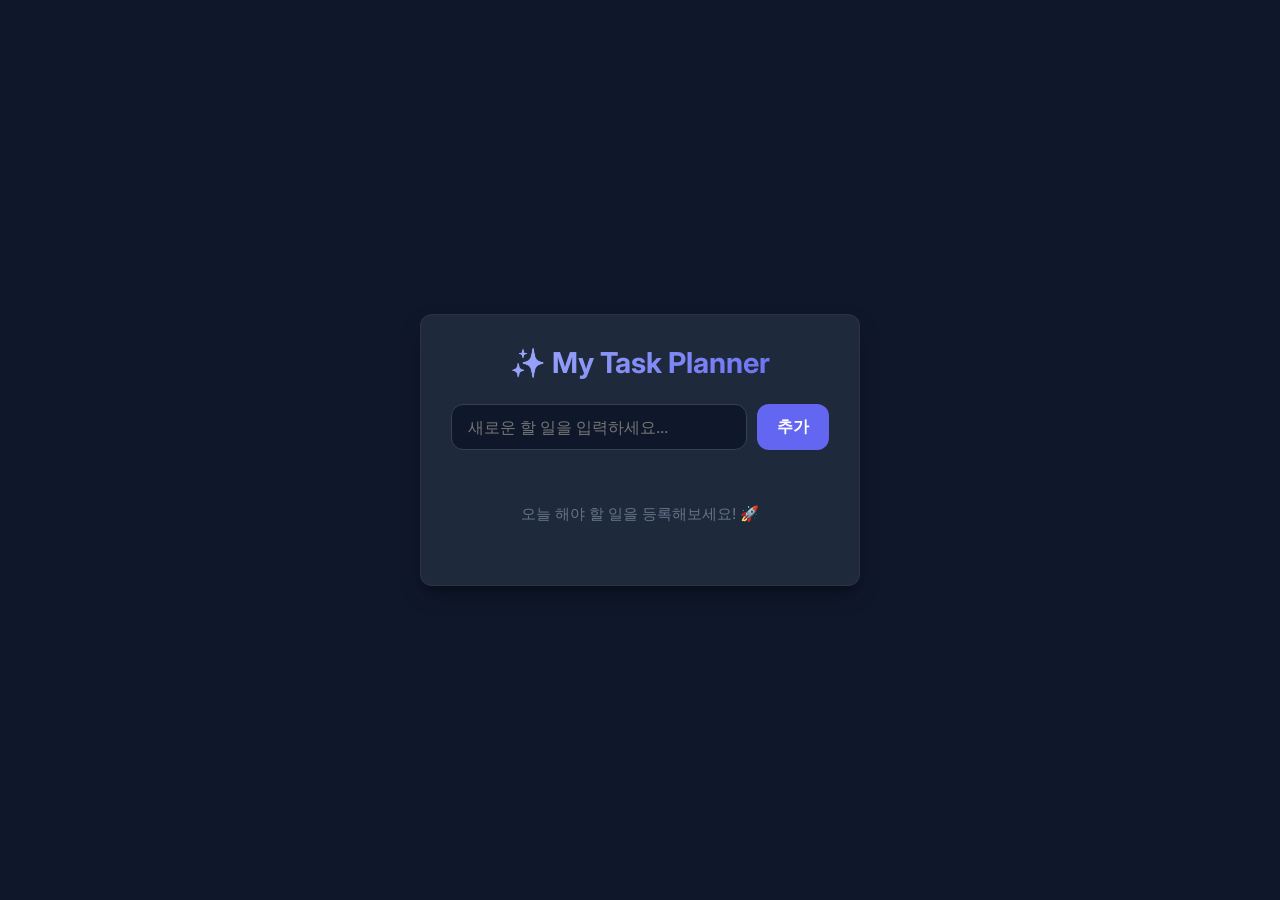
<file: todo.html>
<!DOCTYPE html>
<html lang="ko">
<head>
    <meta charset="UTF-8">
    <meta name="viewport" content="width=device-width, initial-scale=1.0">
    <title>심플 투두 리스트 (Simple Todo List)</title>
    <!-- Google Fonts에서 가독성이 좋고 현대적인 Inter 폰트 로드 -->
    <link href="https://fonts.googleapis.com/css2?family=Inter:wght@300;400;500;600;700&display=swap" rel="stylesheet">
    <style>
        /* 변수 정의: 앱 전체에서 사용할 색상과 테마 스타일을 관리합니다. (초보자 권장 패턴) */
        :root {
            --bg-color: #0f172a;        /* 전체 화면 배경: 어두운 네이비색 */
            --card-bg: #1e293b;         /* 카드 컨테이너 배경: 조금 밝은 네이비색 */
            --text-main: #f8fafc;       /* 핵심 글자 색상: 흰색에 가까운 회색 */
            --text-muted: #64748b;      /* 부가 설명/완료된 항목 글자 색상: 어두운 회색 */
            --accent-color: #6366f1;    /* 포인트 색상: 인디고 블루 (보라빛 파란색) */
            --accent-hover: #4f46e5;    /* 마우스 호버 시 포인트 색상 */
            --danger-color: #ef4444;    /* 삭제 버튼 테마 색상 (빨간색) */
            --border-radius: 12px;      /* 요소들의 둥글기 */
            --transition-speed: 0.2s;   /* 상태 변화 시 부드러운 애니메이션 시간 */
        }

        /* 1. 기본 스타일 초기화 */
        * {
            margin: 0;
            padding: 0;
            box-sizing: border-box; /* 패딩과 테두리를 포함한 크기 계산 */
            font-family: 'Inter', -apple-system, BlinkMacSystemFont, sans-serif;
        }

        body {
            background-color: var(--bg-color);
            color: var(--text-main);
            min-height: 100vh;
            display: flex;
            justify-content: center; /* 가로 중앙 정렬 */
            align-items: center;     /* 세로 중앙 정렬 */
            padding: 20px;
        }

        /* 2. 할 일 목록 카드 디자인 */
        .todo-container {
            background-color: var(--card-bg);
            width: 100%;
            max-width: 440px;
            border-radius: var(--border-radius);
            padding: 30px;
            /* 세련된 그림자 효과 */
            box-shadow: 0 10px 25px -5px rgba(0, 0, 0, 0.3), 
                        0 8px 10px -6px rgba(0, 0, 0, 0.3);
            border: 1px solid rgba(255, 255, 255, 0.05); /* 얇은 테두리로 입체감 부여 */
        }

        /* 제목 그라데이션 디자인 */
        h1 {
            font-size: 1.8rem;
            font-weight: 700;
            margin-bottom: 24px;
            text-align: center;
            background: linear-gradient(135deg, #a5b4fc, #6366f1);
            -webkit-background-clip: text;
            -webkit-text-fill-color: transparent;
        }

        /* 3. 입력 폼 레이아웃 */
        .todo-form {
            display: flex;
            gap: 10px;
            margin-bottom: 24px;
        }

        /* 입력창 디자인 */
        .todo-input {
            flex: 1; /* 가용 공간을 모두 차지하도록 설정 */
            padding: 12px 16px;
            border-radius: var(--border-radius);
            border: 1px solid #334155;
            background-color: #0f172a;
            color: var(--text-main);
            font-size: 1rem;
            outline: none;
            transition: border-color var(--transition-speed);
        }

        /* 입력창에 커서가 올라갔을 때(포커스) */
        .todo-input:focus {
            border-color: var(--accent-color);
        }

        /* 추가 버튼 디자인 */
        .add-button {
            padding: 12px 20px;
            border-radius: var(--border-radius);
            border: none;
            background-color: var(--accent-color);
            color: #ffffff;
            font-weight: 600;
            font-size: 1rem;
            cursor: pointer;
            transition: background-color var(--transition-speed), transform 0.1s;
        }

        .add-button:hover {
            background-color: var(--accent-hover);
        }

        .add-button:active {
            transform: scale(0.95); /* 누를 때 살짝 들어가는 효과 */
        }

        /* 4. 할 일 아이템 리스트 디자인 */
        .todo-list {
            list-style: none; /* 기본 점 모양 제거 */
            display: flex;
            flex-direction: column;
            gap: 12px;
        }

        /* 각 투두 아이템 */
        .todo-item {
            display: flex;
            align-items: center;
            justify-content: space-between; /* 양 끝 정렬 */
            padding: 14px 16px;
            background-color: #0f172a;
            border-radius: var(--border-radius);
            border: 1px solid #1e293b;
            transition: all var(--transition-speed);
            animation: slideIn 0.3s ease-out; /* 추가될 때 나타나는 애니메이션 */
        }

        /* 등장 애니메이션 정의 */
        @keyframes slideIn {
            from {
                opacity: 0;
                transform: translateY(10px);
            }
            to {
                opacity: 1;
                transform: translateY(0);
            }
        }

        /* 아이템 내 체크박스와 텍스트 그룹 */
        .todo-content {
            display: flex;
            align-items: center;
            gap: 12px;
            flex: 1;
            cursor: pointer;
        }

        /* 커스텀 원형 체크박스 */
        .checkbox {
            width: 22px;
            height: 22px;
            border-radius: 50%;
            border: 2px solid var(--text-muted);
            display: flex;
            align-items: center;
            justify-content: center;
            transition: all var(--transition-speed);
        }

        /* 마우스 호버 시 체크박스 테두리 강조 */
        .todo-content:hover .checkbox {
            border-color: var(--accent-color);
        }

        /* 완료 상태의 체크박스 스타일 */
        .todo-item.completed .checkbox {
            border-color: var(--accent-color);
            background-color: var(--accent-color);
        }

        /* 체크박스 내의 체크 표시 (✓) */
        .checkbox::after {
            content: "✓";
            color: #ffffff;
            font-size: 13px;
            font-weight: bold;
            display: none;
        }

        /* 완료되었을 때만 체크 표시 보이기 */
        .todo-item.completed .checkbox::after {
            display: block;
        }

        /* 할 일 텍스트 */
        .todo-text {
            font-size: 1rem;
            color: var(--text-main);
            transition: all var(--transition-speed);
        }

        /* 완료 상태의 할 일 텍스트 (줄 긋기 및 흐리게 처리) */
        .todo-item.completed .todo-text {
            text-decoration: line-through;
            color: var(--text-muted);
        }

        /* 5. 삭제 버튼 디자인 */
        .delete-button {
            background: none;
            border: none;
            color: var(--text-muted);
            cursor: pointer;
            padding: 6px;
            border-radius: 6px;
            transition: all var(--transition-speed);
            display: flex;
            align-items: center;
            justify-content: center;
        }

        /* 삭제 버튼 호버 시 밝은 빨간색으로 변경 */
        .delete-button:hover {
            color: var(--danger-color);
            background-color: rgba(239, 68, 68, 0.1);
        }

        /* 목록이 비어 있을 때 문구 */
        .empty-message {
            text-align: center;
            color: var(--text-muted);
            padding: 30px 0;
            font-size: 0.95rem;
        }
    </style>
</head>
<body>

    <div class="todo-container">
        <h1>✨ My Task Planner</h1>
        
        <!-- 할 일 입력 폼 (Enter 키 입력 시에도 작동할 수 있게 form 형태로 제작) -->
        <form id="todo-form" class="todo-form">
            <input 
                type="text" 
                id="todo-input" 
                class="todo-input" 
                placeholder="새로운 할 일을 입력하세요..." 
                autocomplete="off"
            >
            <button type="submit" class="add-button">추가</button>
        </form>

        <!-- 할 일 목록이 렌더링될 곳 -->
        <ul id="todo-list" class="todo-list">
            <!-- 자바스크립트에 의해 채워집니다 -->
        </ul>
    </div>

    <script>
        // DOM 요소 가져오기
        const todoForm = document.getElementById('todo-form');
        const todoInput = document.getElementById('todo-input');
        const todoList = document.getElementById('todo-list');

        // localStorage 키 정의
        const STORAGE_KEY = 'simple_todos';

        // 안전하게 localStorage에서 데이터 불러오기
        function loadTodos() {
            try {
                const stored = localStorage.getItem(STORAGE_KEY);
                if (stored) {
                    const parsed = JSON.parse(stored);
                    if (Array.isArray(parsed)) {
                        return parsed;
                    }
                }
            } catch (error) {
                console.error("로컬 스토리지 데이터 로드 실패 (초기화):", error);
                // 파싱할 수 없는 깨진 데이터가 들어있는 경우 리셋
                try {
                    localStorage.removeItem(STORAGE_KEY);
                } catch (e) {}
            }
            return [];
        }

        // 안전하게 localStorage에 데이터 저장하기
        function saveTodos() {
            try {
                localStorage.setItem(STORAGE_KEY, JSON.stringify(todos));
            } catch (error) {
                console.error("로컬 스토리지 저장 실패:", error);
            }
        }

        // 할 일 목록 데이터 배열을 스토리지에서 안전하게 읽어옵니다.
        let todos = loadTodos();

        // 1. 할 일 추가 기능
        function addTodo(text) {
            // 입력값이 유효한지 검사 (공백만 있는 경우 무시)
            if (text.trim() === '') return;

            // 고유 ID는 중복을 피하기 위해 현재 시간값(밀리초)을 사용합니다.
            const newTodo = {
                id: Date.now(),
                text: text.trim(),
                completed: false
            };

            // 데이터 배열에 새로 생성된 할 일 객체 추가
            todos.push(newTodo);

            // 입력창 비우기
            todoInput.value = '';

            // 로컬 스토리지 동기화 및 렌더링
            saveTodos();
            renderTodos();
        }

        // 2. 할 일 완료 상태 변경 (Toggle) 기능
        function toggleTodo(id) {
            // map() 함수를 활용하여, 클릭된 id와 일치하는 항목만 completed 상태를 반대로 바꿔줍니다.
            todos = todos.map(todo => {
                if (todo.id === id) {
                    return { ...todo, completed: !todo.completed };
                }
                return todo;
            });

            // 로컬 스토리지 동기화 및 렌더링
            saveTodos();
            renderTodos();
        }

        // 3. 할 일 삭제 기능
        function deleteTodo(id) {
            // filter() 함수를 사용하여 클릭된 id와 다른 할 일만 새로운 배열로 남깁니다. (결과적으로 해당 id 요소만 제외됨)
            todos = todos.filter(todo => todo.id !== id);

            // 로컬 스토리지 동기화 및 렌더링
            saveTodos();
            renderTodos();
        }

        // 4. 화면 렌더링(그리기) 기능
        // 이 함수는 todos 배열에 있는 상태를 그대로 HTML 화면으로 출력해줍니다.
        function renderTodos() {
            // 기존에 화면에 떠있던 할 일 목록 태그를 전부 깨끗하게 비웁니다.
            todoList.innerHTML = '';

            // 만약 등록된 할 일이 하나도 없는 경우
            if (todos.length === 0) {
                todoList.innerHTML = '<li class="empty-message">오늘 해야 할 일을 등록해보세요! 🚀</li>';
                return;
            }

            // todos 배열 안의 할 일 객체들을 순회하며 화면 요소를 제작합니다.
            todos.forEach(todo => {
                // (1) 목록 리스트 item (li) 생성
                const li = document.createElement('li');
                li.className = `todo-item ${todo.completed ? 'completed' : ''}`;

                // (2) 체크박스와 텍스트를 감쌀 영역 생성
                const todoContent = document.createElement('div');
                todoContent.className = 'todo-content';
                // 클릭 시 해당 아이템의 완료 상태 토글 함수 실행
                todoContent.addEventListener('click', () => toggleTodo(todo.id));

                // (3) 원형 커스텀 체크박스 생성
                const checkbox = document.createElement('div');
                checkbox.className = 'checkbox';

                // (4) 할 일 내용 텍스트 노드 생성
                const todoText = document.createElement('span');
                todoText.className = 'todo-text';
                todoText.textContent = todo.text;

                // 영역(todoContent)에 체크박스와 텍스트 조립
                todoContent.appendChild(checkbox);
                todoContent.appendChild(todoText);

                // (5) 삭제 버튼 생성 (가볍고 선명한 SVG 아이콘 사용)
                const deleteBtn = document.createElement('button');
                deleteBtn.className = 'delete-button';
                deleteBtn.innerHTML = `
                    <svg width="18" height="18" viewBox="0 0 24 24" fill="none" stroke="currentColor" stroke-width="2.5" stroke-linecap="round" stroke-linejoin="round">
                        <polyline points="3 6 5 6 21 6"></polyline>
                        <path d="M19 6v14a2 2 0 0 1-2 2H7a2 2 0 0 1-2-2V6m3 0V4a2 2 0 0 1 2-2h4a2 2 0 0 1 2 2v2"></path>
                    </svg>
                `;
                // 삭제 버튼 클릭 시 해당 아이템 삭제 함수 실행
                // (주의: 버튼 클릭 이벤트가 부모 div의 toggle 이벤트로 전파(버블링)되는 것을 막아야 합니다.)
                deleteBtn.addEventListener('click', (event) => {
                    event.stopPropagation(); // 이벤트 버블링(전파) 중단
                    deleteTodo(todo.id);
                });

                // 최종적으로 한 줄의 아이템(li)에 내용물과 삭제 버튼을 부착
                li.appendChild(todoContent);
                li.appendChild(deleteBtn);

                // 화면의 ul태그 자식 요소로 삽입
                todoList.appendChild(li);
            });
        }

        // 5. 이벤트 리스너 등록
        // 사용자가 입력 폼을 제출(Submit - 추가 버튼 클릭 또는 엔터 키 입력)할 때 실행될 동작 정의
        todoForm.addEventListener('submit', (event) => {
            event.preventDefault(); // 폼 제출 시 웹페이지가 새로고침되는 것을 방지합니다.
            addTodo(todoInput.value);
        });

        // 앱이 처음 시작될 때 빈 리스트 메시지를 띄우기 위해 렌더링을 한 번 실행합니다.
        renderTodos();
    </script>
</body>
</html>
</file>
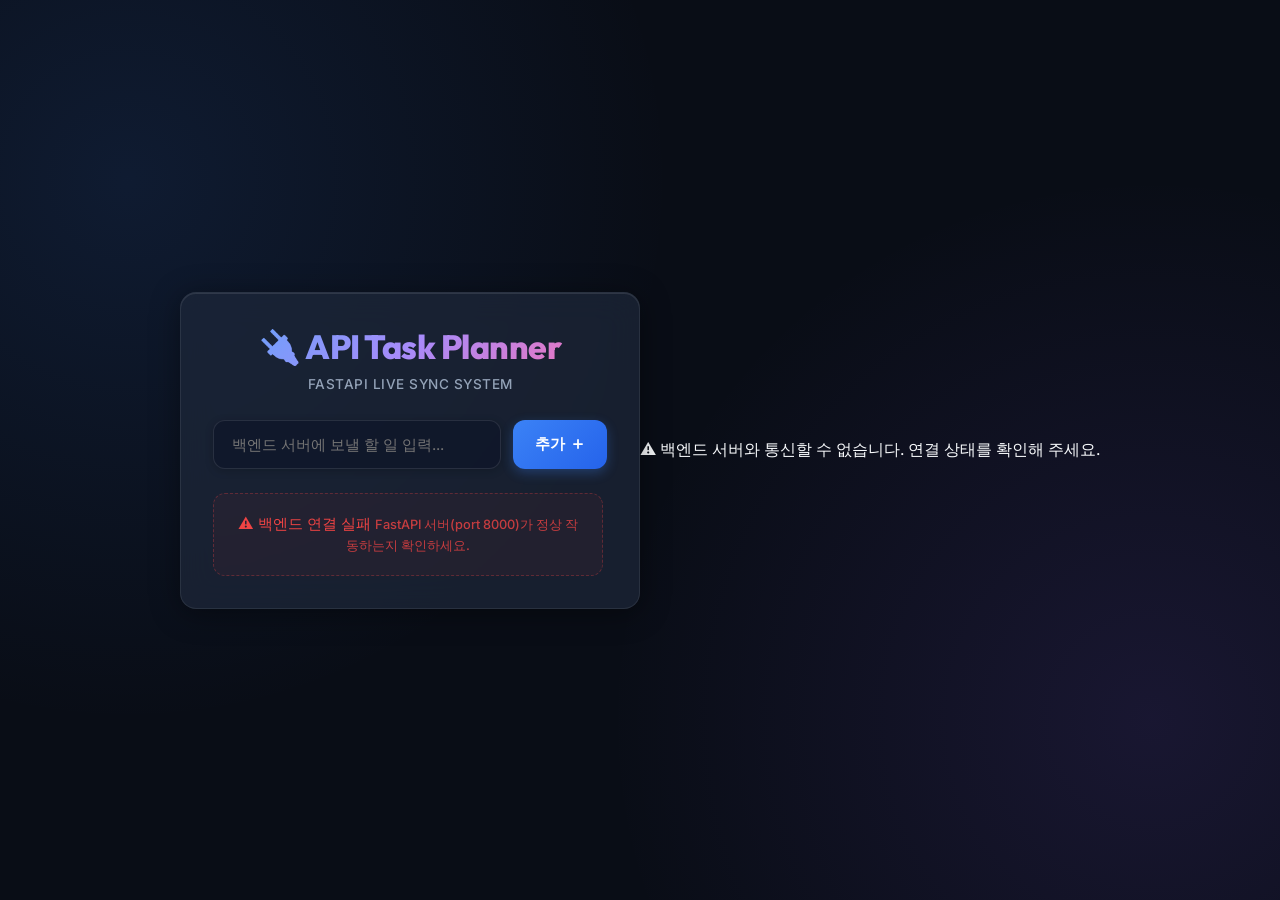
<file: todo_api.html>
<!DOCTYPE html>
<html lang="ko">
<head>
    <meta charset="UTF-8">
    <meta name="viewport" content="width=device-width, initial-scale=1.0">
    <title>FastAPI 연동 프리미엄 투두 리스트</title>
    <!-- Google Fonts에서 Inter 및 Outfit 폰트 로드 -->
    <link href="https://fonts.googleapis.com/css2?family=Inter:wght@300;400;500;600;700&family=Outfit:wght@400;600;800&display=swap" rel="stylesheet">
    <style>
        /* 변수 정의: 프리미엄 테마 스타일 및 색상 관리 */
        :root {
            --bg-color: #090d16;        /* 깊고 어두운 백그라운드 */
            --card-bg: rgba(30, 41, 59, 0.7); /* 반투명 글래스모피즘 효과 배경 */
            --text-main: #f8fafc;       /* 메인 글자 색상 */
            --text-muted: #94a3b8;      /* 설명/서브 텍스트 색상 */
            --accent-color: #3b82f6;    /* 포인트 블루 */
            --accent-glow: rgba(59, 130, 246, 0.4);
            --danger-color: #ef4444;    /* 삭제 버튼 빨간색 */
            --danger-glow: rgba(239, 68, 68, 0.2);
            --success-color: #10b981;   /* 완료 상태 초록색 */
            --border-radius: 16px;      /* 둥근 외곽선 */
            --transition-speed: 0.25s;  /* 전환 속도 */
        }

        /* 기본 스타일 초기화 */
        * {
            margin: 0;
            padding: 0;
            box-sizing: border-box;
            font-family: 'Inter', -apple-system, BlinkMacSystemFont, sans-serif;
        }

        body {
            background-color: var(--bg-color);
            background-image: 
                radial-gradient(circle at 10% 20%, rgba(59, 130, 246, 0.12) 0%, transparent 40%),
                radial-gradient(circle at 90% 80%, rgba(139, 92, 246, 0.12) 0%, transparent 40%);
            background-attachment: fixed;
            color: var(--text-main);
            min-height: 100vh;
            display: flex;
            justify-content: center;
            align-items: center;
            padding: 20px;
        }

        /* 메인 컨테이너 (글래스모피즘 디자인) */
        .todo-container {
            background: var(--card-bg);
            backdrop-filter: blur(16px);
            -webkit-backdrop-filter: blur(16px);
            width: 100%;
            max-width: 460px;
            border-radius: var(--border-radius);
            padding: 32px;
            box-shadow: 
                0 4px 30px rgba(0, 0, 0, 0.4),
                0 1px 0px rgba(255, 255, 255, 0.1) inset;
            border: 1px solid rgba(255, 255, 255, 0.08);
            transition: transform var(--transition-speed);
        }

        /* 제목 디자인 */
        h1 {
            font-family: 'Outfit', sans-serif;
            font-size: 2.1rem;
            font-weight: 800;
            margin-bottom: 8px;
            text-align: center;
            letter-spacing: -0.5px;
            background: linear-gradient(135deg, #60a5fa 0%, #a78bfa 50%, #f472b6 100%);
            -webkit-background-clip: text;
            -webkit-text-fill-color: transparent;
        }

        .subtitle {
            font-size: 0.85rem;
            color: var(--text-muted);
            text-align: center;
            margin-bottom: 28px;
            font-weight: 500;
            letter-spacing: 0.5px;
        }

        /* 통계 및 진행률 표시 영역 */
        .progress-container {
            background: rgba(15, 23, 42, 0.5);
            border-radius: 12px;
            padding: 16px;
            margin-bottom: 24px;
            border: 1px solid rgba(255, 255, 255, 0.04);
            animation: fadeIn 0.4s ease-out;
        }

        .progress-header {
            display: flex;
            justify-content: space-between;
            align-items: center;
            font-size: 0.85rem;
            color: var(--text-muted);
            margin-bottom: 8px;
            font-weight: 600;
        }

        .progress-percent {
            color: var(--accent-color);
            font-weight: 700;
            font-family: 'Outfit', sans-serif;
        }

        .progress-bar-bg {
            background-color: #0b0f19;
            height: 8px;
            border-radius: 4px;
            overflow: hidden;
            margin-bottom: 6px;
        }

        .progress-bar-fill {
            background: linear-gradient(90deg, #3b82f6, #8b5cf6, #ec4899);
            height: 100%;
            width: 0%;
            border-radius: 4px;
            transition: width 0.4s cubic-bezier(0.4, 0, 0.2, 1);
        }

        .stats-text {
            font-size: 0.78rem;
            color: var(--text-muted);
            display: flex;
            justify-content: flex-end;
            gap: 4px;
        }

        /* 입력 폼 */
        .todo-form {
            display: flex;
            gap: 12px;
            margin-bottom: 24px;
        }

        /* 입력창 */
        .todo-input {
            flex: 1;
            padding: 14px 18px;
            border-radius: 12px;
            border: 1px solid rgba(255, 255, 255, 0.1);
            background-color: rgba(15, 23, 42, 0.8);
            color: var(--text-main);
            font-size: 0.95rem;
            outline: none;
            transition: all var(--transition-speed);
            box-shadow: 0 2px 8px rgba(0, 0, 0, 0.2);
        }

        .todo-input:focus {
            border-color: var(--accent-color);
            box-shadow: 0 0 0 3px var(--accent-glow);
            background-color: rgba(15, 23, 42, 0.95);
        }

        /* 추가 버튼 */
        .add-button {
            padding: 14px 22px;
            border-radius: 12px;
            border: none;
            background: linear-gradient(135deg, #3b82f6 0%, #2563eb 100%);
            color: #ffffff;
            font-weight: 700;
            font-size: 0.95rem;
            cursor: pointer;
            transition: all var(--transition-speed);
            box-shadow: 0 4px 12px rgba(59, 130, 246, 0.3);
            display: flex;
            align-items: center;
            gap: 6px;
        }

        .add-button:hover {
            transform: translateY(-1px);
            box-shadow: 0 6px 16px rgba(59, 130, 246, 0.4);
        }

        .add-button:active {
            transform: translateY(1px);
            box-shadow: 0 2px 6px rgba(59, 130, 246, 0.2);
        }

        /* 리스트 컨테이너 */
        .todo-list {
            list-style: none;
            display: flex;
            flex-direction: column;
            gap: 12px;
            max-height: 380px;
            overflow-y: auto;
            padding-right: 4px;
        }

        /* 스크롤바 디자인 */
        .todo-list::-webkit-scrollbar {
            width: 6px;
        }
        .todo-list::-webkit-scrollbar-track {
            background: transparent;
        }
        .todo-list::-webkit-scrollbar-thumb {
            background: rgba(255, 255, 255, 0.1);
            border-radius: 3px;
        }
        .todo-list::-webkit-scrollbar-thumb:hover {
            background: rgba(255, 255, 255, 0.2);
        }

        /* 각 투두 아이템 */
        .todo-item {
            display: flex;
            align-items: center;
            justify-content: space-between;
            padding: 16px;
            background-color: rgba(15, 23, 42, 0.4);
            border-radius: 12px;
            border: 1px solid rgba(255, 255, 255, 0.05);
            transition: all var(--transition-speed);
            animation: slideIn 0.3s cubic-bezier(0.16, 1, 0.3, 1);
        }

        .todo-item:hover {
            background-color: rgba(15, 23, 42, 0.6);
            border-color: rgba(255, 255, 255, 0.1);
            transform: translateY(-1px);
            box-shadow: 0 4px 12px rgba(0, 0, 0, 0.15);
        }

        .todo-content {
            display: flex;
            align-items: center;
            gap: 14px;
            flex: 1;
            cursor: pointer;
        }

        /* 커스텀 원형 체크박스 */
        .checkbox {
            width: 22px;
            height: 22px;
            border-radius: 50%;
            border: 2px solid #475569;
            display: flex;
            align-items: center;
            justify-content: center;
            transition: all var(--transition-speed);
            background-color: transparent;
            flex-shrink: 0;
        }

        .todo-content:hover .checkbox {
            border-color: var(--accent-color);
            background-color: rgba(59, 130, 246, 0.1);
        }

        .todo-item.completed .checkbox {
            border-color: var(--success-color);
            background-color: var(--success-color);
            box-shadow: 0 0 8px rgba(16, 185, 129, 0.4);
        }

        .checkbox::after {
            content: "✓";
            color: #ffffff;
            font-size: 12px;
            font-weight: 800;
            display: none;
        }

        .todo-item.completed .checkbox::after {
            display: block;
        }

        /* 할 일 텍스트 */
        .todo-text {
            font-size: 0.95rem;
            color: var(--text-main);
            transition: all var(--transition-speed);
            word-break: break-all;
            line-height: 1.4;
            font-weight: 500;
        }

        .todo-item.completed .todo-text {
            text-decoration: line-through;
            color: var(--text-muted);
        }

        /* 삭제 버튼 */
        .delete-button {
            background: none;
            border: none;
            color: var(--text-muted);
            cursor: pointer;
            padding: 8px;
            border-radius: 8px;
            transition: all var(--transition-speed);
            display: flex;
            align-items: center;
            justify-content: center;
            flex-shrink: 0;
            margin-left: 8px;
        }

        .delete-button:hover {
            color: var(--danger-color);
            background-color: rgba(239, 68, 68, 0.15);
            box-shadow: 0 0 10px var(--danger-glow);
        }

        /* 대기 및 오류 메시지 */
        .empty-message {
            text-align: center;
            color: var(--text-muted);
            padding: 40px 0;
            font-size: 0.95rem;
            font-weight: 500;
               @keyframes fadeIn {
            from { opacity: 0; }
            to { opacity: 1; }
        }

        /* 토스트 알림 디자인 */
        .toast-container {
            position: fixed;
            bottom: 24px;
            right: 24px;
            display: flex;
            flex-direction: column;
            gap: 10px;
            z-index: 9999;
            pointer-events: none;
        }

        .toast {
            background-color: rgba(30, 41, 59, 0.95);
            color: var(--text-main);
            padding: 14px 22px;
            border-radius: 10px;
            font-size: 0.88rem;
            font-weight: 600;
            box-shadow: 0 10px 25px -5px rgba(0, 0, 0, 0.5);
            border: 1px solid rgba(255, 255, 255, 0.08);
            transform: translateY(20px);
            opacity: 0;
            transition: all 0.3s cubic-bezier(0.16, 1, 0.3, 1);
            pointer-events: auto;
            display: flex;
            align-items: center;
            gap: 8px;
        }

        .toast.show {
            transform: translateY(0);
            opacity: 1;
        }

        .toast.error {
            border-left: 4px solid var(--danger-color);
        }

        .toast.success {
            border-left: 4px solid var(--success-color);
        }
    </style>
</head>
<body>

    <div class="todo-container">
        <h1>🔌 API Task Planner</h1>
        <div class="subtitle">FASTAPI LIVE SYNC SYSTEM</div>
        
        <!-- 진행 상황 바 -->
        <div class="progress-container" id="progress-container" style="display: none;">
            <div class="progress-header">
                <span>진행 상태</span>
                <span class="progress-percent" id="progress-percent">0%</span>
            </div>
            <div class="progress-bar-bg">
                <div class="progress-bar-fill" id="progress-bar-fill"></div>
            </div>
            <div class="stats-text" id="stats-text">0개의 할 일 중 0개 완료</div>
        </div>

        <!-- 할 일 입력 폼 -->
        <form id="todo-form" class="todo-form">
            <input 
                type="text" 
                id="todo-input" 
                class="todo-input" 
                placeholder="백엔드 서버에 보낼 할 일 입력..." 
                autocomplete="off"
                required
            >
            <button type="submit" id="add-button" class="add-button">
                <span>추가</span>
                <svg width="14" height="14" viewBox="0 0 24 24" fill="none" stroke="currentColor" stroke-width="3" stroke-linecap="round" stroke-linejoin="round">
                    <line x1="12" y1="5" x2="12" y2="19"></line>
                    <line x1="5" y1="12" x2="19" y2="12"></line>
                </svg>
            </button>
        </form>

        <!-- 할 일 목록 -->
        <ul id="todo-list" class="todo-list">
            <!-- API 데이터 연동 결과가 여기에 그려집니다 -->
        </ul>
    </div>

    <!-- 토스트 컨테이너 -->
    <div id="toast-container" class="toast-container"></div>

    <script>
        const todoForm = document.getElementById('todo-form');
        const todoInput = document.getElementById('todo-input');
        const todoList = document.getElementById('todo-list');
        const addButton = document.getElementById('add-button');
        const progressContainer = document.getElementById('progress-container');
        const progressPercent = document.getElementById('progress-percent');
        const progressBarFill = document.getElementById('progress-bar-fill');
        const statsText = document.getElementById('stats-text');
        const toastContainer = document.getElementById('toast-container');

        // FastAPI 백엔드 서버의 API 기본 URL (동적 포트 바인딩 지원)
        const API_URL = window.location.port === '8000' ? '/todos' : 'http://127.0.0.1:8000/todos';

        // 전역 요청 펜딩 락 상태
        let isRequestPending = false;

        // UI 활성화/비활성화 및 중복 전송(Double Submit) 방어 처리
        function setRequestPending(pending) {
            isRequestPending = pending;
            todoInput.disabled = pending;
            addButton.disabled = pending;
            
            // 리스트 내의 체크박스들과 삭제 버튼 비활성화 제어
            const actionElements = todoList.querySelectorAll('.todo-content, .delete-button');
            actionElements.forEach(el => {
                if (pending) {
                    el.style.pointerEvents = 'none';
                    el.style.opacity = '0.6';
                } else {
                    el.style.pointerEvents = 'auto';
                    el.style.opacity = '1';
                }
            });
        }

        // 토스트 알림 유틸리티 함수
        function showToast(message, type = 'error') {
            const toast = document.createElement('div');
            toast.className = `toast ${type}`;
            
            const icon = type === 'error' ? '⚠️' : '✨';
            toast.innerHTML = `<span>${icon}</span> <span>${message}</span>`;
            
            toastContainer.appendChild(toast);
            
            // 마이크로초 딜레이 뒤 클래스 부여하여 슬라이드 애니메이션 적용
            setTimeout(() => toast.classList.add('show'), 50);
            
            // 3초 후 토스트 제거
            setTimeout(() => {
                toast.classList.remove('show');
                setTimeout(() => toast.remove(), 300);
            }, 3000);
        }

        // 1. [조회 - GET] 서버에서 할 일 목록을 받아와 화면을 그려주는 함수
        async function fetchTodos() {
            try {
                const response = await fetch(API_URL);
                if (!response.ok) {
                    const errData = await response.json().catch(() => ({}));
                    throw new Error(errData.detail || 'API 응답에 오류가 발생했습니다.');
                }
                
                const todos = await response.json();
                renderTodos(todos);
            } catch (error) {
                console.error('서버 조회 오류:', error);
                progressContainer.style.display = 'none';
                todoList.innerHTML = `
                    <li class="empty-message" style="color: #ef4444; border: 1px dashed rgba(239, 68, 68, 0.3); background-color: rgba(239, 68, 68, 0.05); padding: 20px; border-radius: 12px;">
                        <span>⚠️ 백엔드 연결 실패</span>
                        <span style="font-size: 0.8rem; opacity: 0.8; margin-top: 4px;">FastAPI 서버(port 8000)가 정상 작동하는지 확인하세요.</span>
                    </li>
                `;
                showToast('백엔드 서버와 통신할 수 없습니다. 연결 상태를 확인해 주세요.');
            }
        }

        // 2. [추가 - POST] 서버에 새로운 할 일을 등록하는 함수
        async function addTodo(text) {
            if (text.trim() === '' || isRequestPending) return;

            setRequestPending(true);
            try {
                const response = await fetch(API_URL, {
                    method: 'POST',
                    headers: {
                        'Content-Type': 'application/json'
                    },
                    body: JSON.stringify({ text: text })
                });

                if (response.ok) {
                    todoInput.value = ''; // 성공 시 입력창 비우기
                    showToast('성공적으로 추가되었습니다.', 'success');
                    await fetchTodos(); // 최신 목록 다시 로드
                } else {
                    const errData = await response.json().catch(() => ({}));
                    throw new Error(errData.detail || '할 일 등록에 실패했습니다.');
                }
            } catch (error) {
                console.error('서버 추가 오류:', error);
                showToast(error.message || '할 일 추가 중 문제가 발생했습니다.');
            } finally {
                setRequestPending(false);
            }
        }

        // 3. [상태 변경 - PUT] 특정 할 일의 완료 여부를 토글(반전)시키는 함수
        async function toggleTodo(id) {
            if (isRequestPending) return;

            setRequestPending(true);
            try {
                const response = await fetch(`${API_URL}/${id}`, {
                    method: 'PUT'
                });

                if (response.ok) {
                    showToast('상태가 변경되었습니다.', 'success');
                    await fetchTodos();
                } else {
                    const errData = await response.json().catch(() => ({}));
                    throw new Error(errData.detail || '상태 변경에 실패했습니다.');
                }
            } catch (error) {
                console.error('서버 수정 오류:', error);
                showToast(error.message || '상태 수정 중 문제가 발생했습니다.');
            } finally {
                setRequestPending(false);
            }
        }

        // 4. [삭제 - DELETE] 특정 할 일을 삭제하는 함수
        async function deleteTodo(id) {
            if (isRequestPending) return;

            setRequestPending(true);
            try {
                const response = await fetch(`${API_URL}/${id}`, {
                    method: 'DELETE'
                });

                if (response.ok) {
                    showToast('삭제되었습니다.', 'success');
                    await fetchTodos();
                } else {
                    const errData = await response.json().catch(() => ({}));
                    throw new Error(errData.detail || '할 일 삭제에 실패했습니다.');
                }
            } catch (error) {
                console.error('서버 삭제 오류:', error);
                showToast(error.message || '할 일 삭제 중 문제가 발생했습니다.');
            } finally {
                setRequestPending(false);
            }
        }

        // 5. 화면 렌더링 함수
        function renderTodos(todos) {
            todoList.innerHTML = '';

            if (todos.length === 0) {
                progressContainer.style.display = 'none';
                todoList.innerHTML = `
                    <li class="empty-message">
                        <span>✨ 오늘 할 일이 아직 없습니다.</span>
                        <span style="font-size: 0.8rem; opacity: 0.7;">새로운 할 일을 추가하고 동기화해보세요!</span>
                    </li>
                `;
                return;
            }

            // 진행 상태 업데이트
            progressContainer.style.display = 'block';
            const total = todos.length;
            const completed = todos.filter(todo => todo.completed).length;
            const percent = Math.round((completed / total) * 100) || 0;

            progressPercent.textContent = `${percent}%`;
            progressBarFill.style.width = `${percent}%`;
            statsText.textContent = `${total}개의 작업 중 ${completed}개 완료`;

            todos.forEach(todo => {
                const li = document.createElement('li');
                li.className = `todo-item ${todo.completed ? 'completed' : ''}`;

                const todoContent = document.createElement('div');
                todoContent.className = 'todo-content';
                todoContent.addEventListener('click', () => toggleTodo(todo.id));

                const checkbox = document.createElement('div');
                checkbox.className = 'checkbox';

                const todoText = document.createElement('span');
                todoText.className = 'todo-text';
                todoText.textContent = todo.text;

                todoContent.appendChild(checkbox);
                todoContent.appendChild(todoText);

                const deleteBtn = document.createElement('button');
                deleteBtn.className = 'delete-button';
                deleteBtn.innerHTML = `
                    <svg width="16" height="16" viewBox="0 0 24 24" fill="none" stroke="currentColor" stroke-width="2.5" stroke-linecap="round" stroke-linejoin="round">
                        <polyline points="3 6 5 6 21 6"></polyline>
                        <path d="M19 6v14a2 2 0 0 1-2 2H7a2 2 0 0 1-2-2V6m3 0V4a2 2 0 0 1 2-2h4a2 2 0 0 1 2 2v2"></path>
                    </svg>
                `;
                deleteBtn.addEventListener('click', (event) => {
                    event.stopPropagation();
                    deleteTodo(todo.id);
                });

                li.appendChild(todoContent);
                li.appendChild(deleteBtn);
                todoList.appendChild(li);
            });
        }

        // 폼 제출 이벤트 핸들러 등록
        todoForm.addEventListener('submit', (event) => {
            event.preventDefault();
            addTodo(todoInput.value);
        });

        // 앱 시작 시 백엔드 데이터 불러오기
        fetchTodos();
    </script>
</body>
</html>
</file>
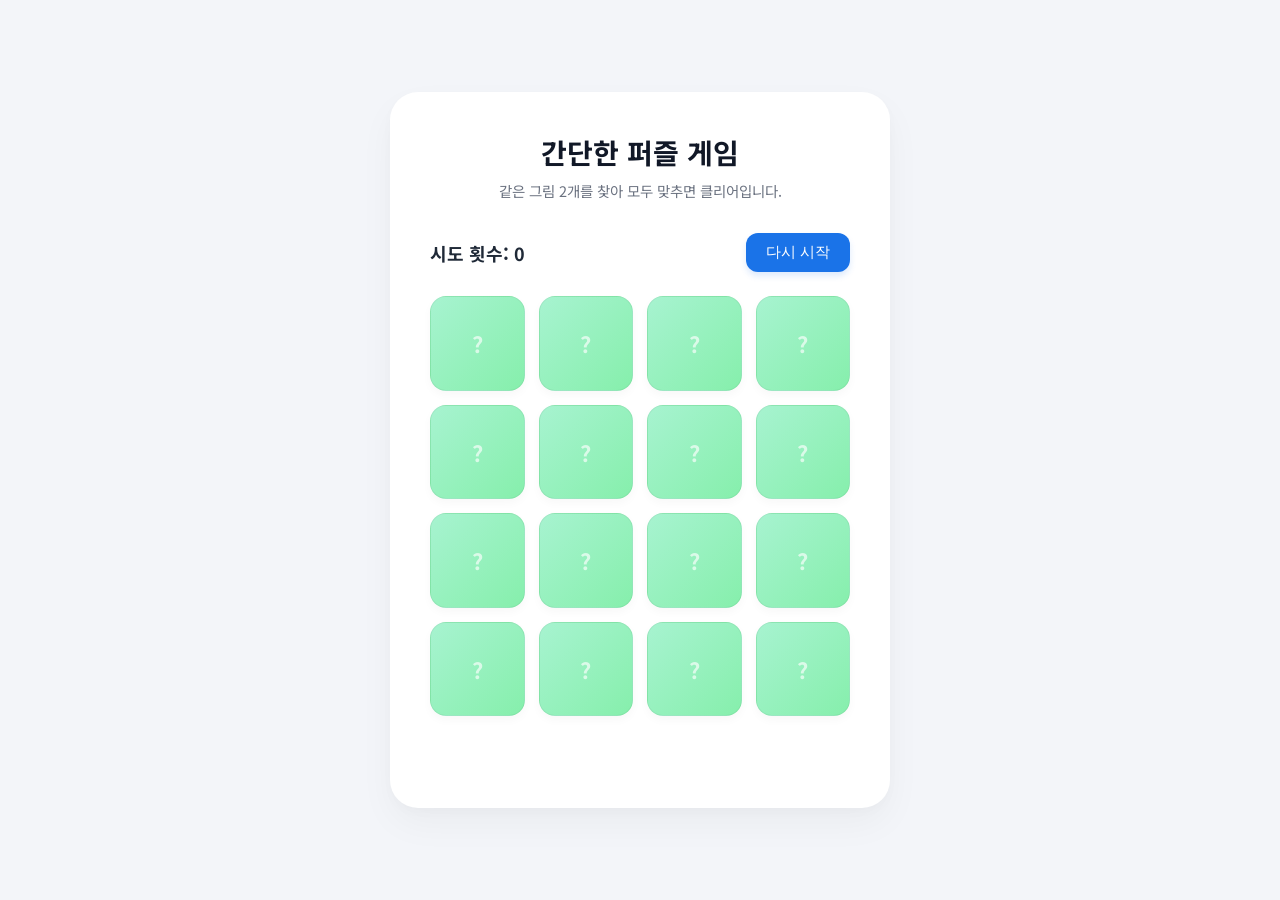
<file: DAY1/Puzzle_Game/index copy.html>
<!DOCTYPE html>
<html lang="ko">

<head>
    <meta charset="UTF-8">
    <meta name="viewport" content="width=device-width, initial-scale=1.0">
    <title>간단한 퍼즐 게임</title>
    <!-- Google Fonts - Noto Sans KR -->
    <link rel="preconnect" href="https://fonts.googleapis.com">
    <link rel="preconnect" href="https://fonts.gstatic.com" crossorigin>
    <link href="https://fonts.googleapis.com/css2?family=Noto+Sans+KR:wght@400;500;700&display=swap" rel="stylesheet">
    <style>
        /* CSS Reset & Variable Definitions */
        * {
            box-sizing: border-box;
            margin: 0;
            padding: 0;
        }

        :root {
            --bg-color: #f3f5f9;
            --container-bg: #ffffff;
            --text-color: #1f2937;
            --text-muted: #6b7280;
            --primary-blue: #1a73e8;
            --primary-blue-hover: #1557b0;
            --card-back-grad: linear-gradient(135deg, #a7f3d0 0%, #86efac 100%);
            --card-front-bg: #c2f0d0;
            --font-family: 'Noto Sans KR', sans-serif;
        }

        body {
            font-family: var(--font-family);
            background-color: var(--bg-color);
            color: var(--text-color);
            min-height: 100vh;
            display: flex;
            justify-content: center;
            align-items: center;
            padding: 20px;
        }

        /* Game Container Layout */
        .game-wrapper {
            background-color: var(--container-bg);
            border-radius: 28px;
            box-shadow: 0 16px 36px rgba(0, 0, 0, 0.04), 0 4px 12px rgba(0, 0, 0, 0.02);
            padding: 40px;
            width: 100%;
            max-width: 500px;
            display: flex;
            flex-direction: column;
            align-items: center;
            transition: transform 0.3s ease;
        }

        .title {
            font-size: 28px;
            font-weight: 700;
            text-align: center;
            margin-bottom: 8px;
            color: #111827;
        }

        .subtitle {
            font-size: 14.5px;
            font-weight: 400;
            color: var(--text-muted);
            text-align: center;
            margin-bottom: 32px;
        }

        .game-controls {
            width: 100%;
            display: flex;
            justify-content: space-between;
            align-items: center;
            margin-bottom: 24px;
        }

        .attempts {
            font-size: 18px;
            font-weight: 700;
            color: var(--text-color);
            user-select: none;
        }

        .btn-restart {
            background-color: var(--primary-blue);
            color: #ffffff;
            border: none;
            border-radius: 12px;
            padding: 10px 20px;
            font-size: 15px;
            font-weight: 500;
            cursor: pointer;
            transition: background-color 0.2s, transform 0.1s;
            outline: none;
            box-shadow: 0 4px 6px rgba(26, 115, 232, 0.15);
        }

        .btn-restart:hover {
            background-color: var(--primary-blue-hover);
        }

        .btn-restart:active {
            transform: scale(0.96);
        }

        /* 4x4 Grid Layout */
        .grid {
            display: grid;
            grid-template-columns: repeat(4, 1fr);
            gap: 14px;
            width: 100%;
            margin-bottom: 28px;
        }

        /* Card Component & Flip Effect */
        .card {
            aspect-ratio: 1 / 1;
            perspective: 1000px;
            cursor: pointer;
            position: relative;
        }

        .card-inner {
            position: relative;
            width: 100%;
            height: 100%;
            text-align: center;
            transition: transform 0.6s cubic-bezier(0.175, 0.885, 0.32, 1.25);
            transform-style: preserve-3d;
            border-radius: 16px;
        }

        .card.flipped .card-inner {
            transform: rotateY(180deg);
        }

        .card-face {
            position: absolute;
            width: 100%;
            height: 100%;
            -webkit-backface-visibility: hidden;
            backface-visibility: hidden;
            border-radius: 16px;
            display: flex;
            align-items: center;
            justify-content: center;
            font-size: 32px;
            /* Large Emojis */
            user-select: none;
            box-shadow: 0 4px 10px rgba(0, 0, 0, 0.03);
        }

        /* Card Back (Hidden state) */
        .card-back {
            background: var(--card-back-grad);
            border: 1px solid rgba(0, 0, 0, 0.05);
            transition: transform 0.2s ease, box-shadow 0.2s ease;
        }

        .card-back::after {
            content: "?";
            font-size: 22px;
            font-weight: 700;
            color: rgba(255, 255, 255, 0.65);
        }

        /* Card Back Hover Effect */
        .card:not(.flipped):not(.matched):hover .card-back {
            transform: scale(1.04);
            box-shadow: 0 6px 14px rgba(0, 0, 0, 0.08);
        }

        /* Card Front (Revealed state) */
        .card-front {
            background-color: var(--card-front-bg);
            border: 1px solid rgba(0, 0, 0, 0.02);
            transform: rotateY(180deg);
        }

        /* Matched State */
        .card.matched {
            cursor: default;
        }

        .card.matched .card-inner {
            transform: rotateY(180deg);
        }

        /* Animation Classes */
        @keyframes shake {

            0%,
            100% {
                transform: rotateY(180deg) translateX(0);
            }

            20%,
            60% {
                transform: rotateY(180deg) translateX(-6px);
            }

            40%,
            80% {
                transform: rotateY(180deg) translateX(6px);
            }
        }

        .card.shake .card-inner {
            animation: shake 0.5s ease-in-out;
        }

        @keyframes pulse {
            0% {
                transform: rotateY(180deg) scale(1);
            }

            50% {
                transform: rotateY(180deg) scale(1.08);
            }

            100% {
                transform: rotateY(180deg) scale(1);
            }
        }

        .card.pulse .card-inner {
            animation: pulse 0.5s ease-in-out;
        }

        /* Clear Message Styling */
        .clear-message {
            font-size: 16.5px;
            font-weight: 700;
            color: var(--text-color);
            text-align: center;
            min-height: 24px;
            opacity: 0;
            transform: translateY(8px);
            transition: opacity 0.4s ease, transform 0.4s ease;
            user-select: none;
        }

        .clear-message.show {
            opacity: 1;
            transform: translateY(0);
        }

        /* Confetti Canvas or Particles */
        .confetti {
            position: fixed;
            z-index: 9999;
            border-radius: 2px;
            pointer-events: none;
            opacity: 0.9;
            animation: fall linear forwards;
        }

        @keyframes fall {
            0% {
                transform: translateY(-20px) rotate(0deg);
                opacity: 1;
            }

            100% {
                transform: translateY(105vh) rotate(720deg);
                opacity: 0;
            }
        }

        /* Responsive adjustments */
        @media (max-width: 480px) {
            .game-wrapper {
                padding: 24px 20px;
            }

            .title {
                font-size: 24px;
            }

            .grid {
                gap: 10px;
            }

            .card-face {
                font-size: 26px;
            }

            .card-back::after {
                font-size: 18px;
            }
        }
    </style>
</head>

<body>

    <div class="game-wrapper">
        <h1 class="title">간단한 퍼즐 게임</h1>
        <p class="subtitle">같은 그림 2개를 찾아 모두 맞추면 클리어입니다.</p>

        <div class="game-controls">
            <div class="attempts" id="attempts-label">시도 횟수: 0</div>
            <button class="btn-restart" id="btn-restart">다시 시작</button>
        </div>

        <div class="grid" id="game-grid">
            <!-- Cards will be dynamically generated by JS -->
        </div>

        <div class="clear-message" id="clear-message">
            <!-- Congratulations message will appear here -->
        </div>
    </div>

    <script>
        // List of emojis to pair (8 kinds, 2 of each = 16 cards)
        const EMOJIS = ['🍇', '🍓', '🥝', '🍎', '🍉', '🍊', '🍒', '🍌'];

        // DOM elements
        const gridElement = document.getElementById('game-grid');
        const attemptsLabel = document.getElementById('attempts-label');
        const btnRestart = document.getElementById('btn-restart');
        const clearMessage = document.getElementById('clear-message');

        // Game state variables
        let cards = [];
        let flippedCards = [];
        let attempts = 0;
        let matchedCount = 0;
        let isLocked = false;

        // Initialize Game
        function initGame() {
            // Reset state
            attempts = 0;
            matchedCount = 0;
            flippedCards = [];
            isLocked = false;
            attemptsLabel.textContent = `시도 횟수: ${attempts}`;
            clearMessage.classList.remove('show');
            clearMessage.textContent = '';

            // Re-create emoji list (8 pairs)
            const deck = [...EMOJIS, ...EMOJIS];

            // Shuffle
            shuffle(deck);

            // Generate DOM Grid
            gridElement.innerHTML = '';
            cards = deck.map((emoji, index) => {
                const card = createCardDOM(emoji, index);
                gridElement.appendChild(card);
                return {
                    index,
                    emoji,
                    element: card,
                    isMatched: false,
                    isFlipped: false
                };
            });
        }

        // Fisher-Yates Shuffle
        function shuffle(array) {
            for (let i = array.length - 1; i > 0; i--) {
                const j = Math.floor(Math.random() * (i + 1));
                [array[i], array[j]] = [array[j], array[i]];
            }
        }

        // Create Card HTML Element
        function createCardDOM(emoji, index) {
            const card = document.createElement('div');
            card.classList.add('card');
            card.dataset.index = index;

            const inner = document.createElement('div');
            inner.classList.add('card-inner');

            const back = document.createElement('div');
            back.classList.add('card-face', 'card-back');

            const front = document.createElement('div');
            front.classList.add('card-face', 'card-front');
            front.textContent = emoji;

            inner.appendChild(back);
            inner.appendChild(front);
            card.appendChild(inner);

            card.addEventListener('click', () => handleCardClick(index));

            return card;
        }

        // Handle Card Click Action
        function handleCardClick(index) {
            const cardObj = cards[index];

            // Ignore click if board is locked, card is already flipped, or card is already matched
            if (isLocked || cardObj.isFlipped || cardObj.isMatched) {
                return;
            }

            // Flip the card
            cardObj.isFlipped = true;
            cardObj.element.classList.add('flipped');
            flippedCards.push(cardObj);

            // If two cards are flipped, check for a match
            if (flippedCards.length === 2) {
                attempts++;
                attemptsLabel.textContent = `시도 횟수: ${attempts}`;
                checkMatch();
            }
        }

        // Check if the two flipped cards match
        function checkMatch() {
            isLocked = true;
            const [card1, card2] = flippedCards;

            if (card1.emoji === card2.emoji) {
                // MATCH SUCCESS
                setTimeout(() => {
                    card1.isMatched = true;
                    card2.isMatched = true;
                    card1.element.classList.add('matched');
                    card2.element.classList.add('matched');

                    // Add success animations
                    card1.element.classList.add('pulse');
                    card2.element.classList.add('pulse');

                    matchedCount += 2;
                    flippedCards = [];
                    isLocked = false;

                    // Clean up pulse class after animation finishes
                    setTimeout(() => {
                        card1.element.classList.remove('pulse');
                        card2.element.classList.remove('pulse');
                    }, 500);

                    // Check win condition
                    if (matchedCount === cards.length) {
                        handleWin();
                    }
                }, 300);
            } else {
                // MATCH FAILURE
                setTimeout(() => {
                    // Add shake animation
                    card1.element.classList.add('shake');
                    card2.element.classList.add('shake');

                    setTimeout(() => {
                        // Flip back
                        card1.isFlipped = false;
                        card2.isFlipped = false;
                        card1.element.classList.remove('flipped', 'shake');
                        card2.element.classList.remove('flipped', 'shake');

                        flippedCards = [];
                        isLocked = false;
                    }, 500); // Allow shake animation to run
                }, 500);
            }
        }

        // Handle Win State
        // 게임 승리(클리어) 상태를 처리하는 함수
        function handleWin() {
            // 1. 성공 메시지 텍스트 설정 (시도 횟수를 동적으로 반영)
            clearMessage.textContent = `축하합니다! ${attempts}번 만에 모두 맞췄습니다.`;

            // 2. 메시지 요소에 'show' 클래스를 추가하여 화면에 표시
            clearMessage.classList.add('show');

            // 3. 축하 꽃가루(콘페티) 효과 실행
            triggerConfetti();
        }

        // Confetti Celebration Effect
        function triggerConfetti() {
            const colors = ['#f43f5e', '#3b82f6', '#10b981', '#f59e0b', '#8b5cf6', '#ec4899'];
            const container = document.body;

            for (let i = 0; i < 80; i++) {
                const confetti = document.createElement('div');
                confetti.classList.add('confetti');

                const size = Math.random() * 8 + 6; // size: 6px to 14px
                const color = colors[Math.floor(Math.random() * colors.length)];
                const left = Math.random() * 100; // random horizontal start (vw)
                const delay = Math.random() * 1.5; // random stagger delay
                const duration = Math.random() * 2 + 2; // duration 2s to 4s

                confetti.style.width = `${size}px`;
                confetti.style.height = `${size}px`;
                confetti.style.backgroundColor = color;
                confetti.style.left = `${left}vw`;
                confetti.style.top = `-20px`;
                confetti.style.animationDelay = `${delay}s`;
                confetti.style.animationDuration = `${duration}s`;
                confetti.style.transform = `rotate(${Math.random() * 360}deg)`;

                container.appendChild(confetti);

                // Clean up DOM after animation completes
                setTimeout(() => {
                    confetti.remove();
                }, (delay + duration) * 1000);
            }
        }

        // Restart Event Listener
        btnRestart.addEventListener('click', initGame);

        // Start game on load
        window.addEventListener('DOMContentLoaded', initGame);
    </script>
</body>

</html>
</file>
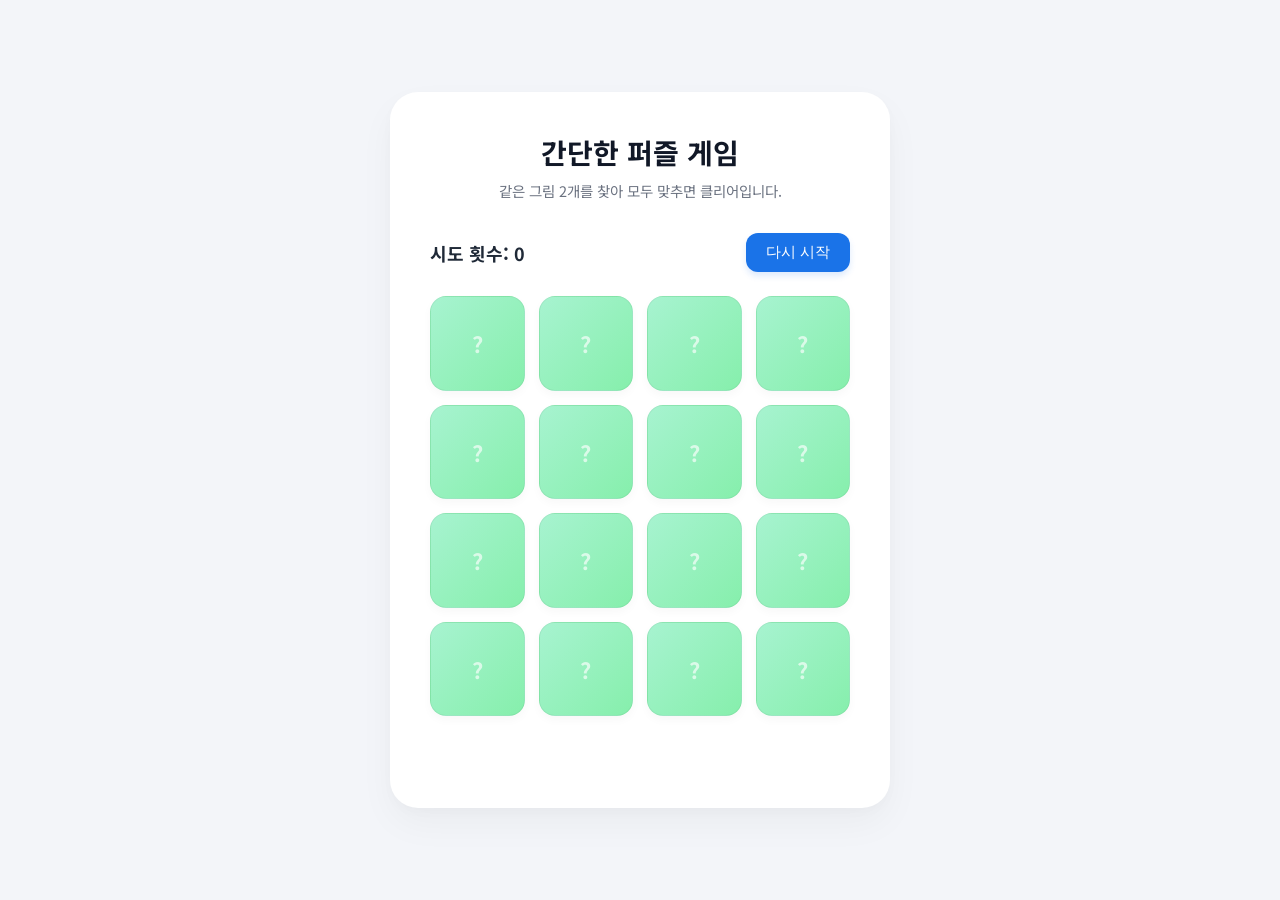
<file: DAY1/Puzzle_Game/index_test.html>
<!DOCTYPE html>
<html lang="ko">

<head>
    <meta charset="UTF-8">
    <meta name="viewport" content="width=device-width, initial-scale=1.0">
    <title>간단한 퍼즐 게임</title>
    <!-- Google Fonts - Noto Sans KR -->
    <link rel="preconnect" href="https://fonts.googleapis.com">
    <link rel="preconnect" href="https://fonts.gstatic.com" crossorigin>
    <link href="https://fonts.googleapis.com/css2?family=Noto+Sans+KR:wght@400;500;700&display=swap" rel="stylesheet">
    <style>
        /* CSS Reset & Variable Definitions */
        * {
            box-sizing: border-box;
            margin: 0;
            padding: 0;
        }

        :root {
            --bg-color: #f3f5f9;
            --container-bg: #ffffff;
            --text-color: #1f2937;
            --text-muted: #6b7280;
            --primary-blue: #1a73e8;
            --primary-blue-hover: #1557b0;
            --card-back-grad: linear-gradient(135deg, #a7f3d0 0%, #86efac 100%);
            --card-front-bg: #c2f0d0;
            --font-family: 'Noto Sans KR', sans-serif;
        }

        body {
            font-family: var(--font-family);
            background-color: var(--bg-color);
            color: var(--text-color);
            min-height: 100vh;
            display: flex;
            justify-content: center;
            align-items: center;
            padding: 20px;
        }

        /* Game Container Layout */
        .game-wrapper {
            background-color: var(--container-bg);
            border-radius: 28px;
            box-shadow: 0 16px 36px rgba(0, 0, 0, 0.04), 0 4px 12px rgba(0, 0, 0, 0.02);
            padding: 40px;
            width: 100%;
            max-width: 500px;
            display: flex;
            flex-direction: column;
            align-items: center;
            transition: transform 0.3s ease;
        }

        .title {
            font-size: 28px;
            font-weight: 700;
            text-align: center;
            margin-bottom: 8px;
            color: #111827;
        }

        .subtitle {
            font-size: 14.5px;
            font-weight: 400;
            color: var(--text-muted);
            text-align: center;
            margin-bottom: 32px;
        }

        .game-controls {
            width: 100%;
            display: flex;
            justify-content: space-between;
            align-items: center;
            margin-bottom: 24px;
        }

        .attempts {
            font-size: 18px;
            font-weight: 700;
            color: var(--text-color);
            user-select: none;
        }

        .btn-restart {
            background-color: var(--primary-blue);
            color: #ffffff;
            border: none;
            border-radius: 12px;
            padding: 10px 20px;
            font-size: 15px;
            font-weight: 500;
            cursor: pointer;
            transition: background-color 0.2s, transform 0.1s;
            outline: none;
            box-shadow: 0 4px 6px rgba(26, 115, 232, 0.15);
        }

        .btn-restart:hover {
            background-color: var(--primary-blue-hover);
        }

        .btn-restart:active {
            transform: scale(0.96);
        }

        /* 4x4 Grid Layout */
        .grid {
            display: grid;
            grid-template-columns: repeat(4, 1fr);
            gap: 14px;
            width: 100%;
            margin-bottom: 28px;
        }

        /* Card Component & Flip Effect */
        .card {
            aspect-ratio: 1 / 1;
            perspective: 1000px;
            cursor: pointer;
            position: relative;
        }

        .card-inner {
            position: relative;
            width: 100%;
            height: 100%;
            text-align: center;
            transition: transform 0.6s cubic-bezier(0.175, 0.885, 0.32, 1.25);
            transform-style: preserve-3d;
            border-radius: 16px;
        }

        .card.flipped .card-inner {
            transform: rotateY(180deg);
        }

        .card-face {
            position: absolute;
            width: 100%;
            height: 100%;
            -webkit-backface-visibility: hidden;
            backface-visibility: hidden;
            border-radius: 16px;
            display: flex;
            align-items: center;
            justify-content: center;
            font-size: 32px;
            /* Large Emojis */
            user-select: none;
            box-shadow: 0 4px 10px rgba(0, 0, 0, 0.03);
        }

        /* Card Back (Hidden state) */
        .card-back {
            background: var(--card-back-grad);
            border: 1px solid rgba(0, 0, 0, 0.05);
            transition: transform 0.2s ease, box-shadow 0.2s ease;
        }

        .card-back::after {
            content: "?";
            font-size: 22px;
            font-weight: 700;
            color: rgba(255, 255, 255, 0.65);
        }

        /* Card Back Hover Effect */
        .card:not(.flipped):not(.matched):hover .card-back {
            transform: scale(1.04);
            box-shadow: 0 6px 14px rgba(0, 0, 0, 0.08);
        }

        /* Card Front (Revealed state) */
        .card-front {
            background-color: var(--card-front-bg);
            border: 1px solid rgba(0, 0, 0, 0.02);
            transform: rotateY(180deg);
        }

        /* Matched State */
        .card.matched {
            cursor: default;
        }

        .card.matched .card-inner {
            transform: rotateY(180deg);
        }

        /* Animation Classes */
        @keyframes shake {

            0%,
            100% {
                transform: rotateY(180deg) translateX(0);
            }

            20%,
            60% {
                transform: rotateY(180deg) translateX(-6px);
            }

            40%,
            80% {
                transform: rotateY(180deg) translateX(6px);
            }
        }

        .card.shake .card-inner {
            animation: shake 0.5s ease-in-out;
        }

        @keyframes pulse {
            0% {
                transform: rotateY(180deg) scale(1);
            }

            50% {
                transform: rotateY(180deg) scale(1.08);
            }

            100% {
                transform: rotateY(180deg) scale(1);
            }
        }

        .card.pulse .card-inner {
            animation: pulse 0.5s ease-in-out;
        }

        /* Clear Message Styling */
        .clear-message {
            font-size: 16.5px;
            font-weight: 700;
            color: var(--text-color);
            text-align: center;
            min-height: 24px;
            opacity: 0;
            transform: translateY(8px);
            transition: opacity 0.4s ease, transform 0.4s ease;
            user-select: none;
        }

        .clear-message.show {
            opacity: 1;
            transform: translateY(0);
        }

        /* Confetti Canvas or Particles */
        .confetti {
            position: fixed;
            z-index: 9999;
            border-radius: 2px;
            pointer-events: none;
            opacity: 0.9;
            animation: fall linear forwards;
        }

        @keyframes fall {
            0% {
                transform: translateY(-20px) rotate(0deg);
                opacity: 1;
            }

            100% {
                transform: translateY(105vh) rotate(720deg);
                opacity: 0;
            }
        }

        /* Responsive adjustments */
        @media (max-width: 480px) {
            .game-wrapper {
                padding: 24px 20px;
            }

            .title {
                font-size: 24px;
            }

            .grid {
                gap: 10px;
            }

            .card-face {
                font-size: 26px;
            }

            .card-back::after {
                font-size: 18px;
            }
        }
    </style>
</head>

<body>

    <div class="game-wrapper">
        <h1 class="title">간단한 퍼즐 게임</h1>
        <p class="subtitle">같은 그림 2개를 찾아 모두 맞추면 클리어입니다.</p>

        <div class="game-controls">
            <div class="attempts" id="attempts-label">시도 횟수: 0</div>
            <button class="btn-restart" id="btn-restart">다시 시작</button>
        </div>

        <div class="grid" id="game-grid">
            <!-- Cards will be dynamically generated by JS -->
        </div>

        <div class="clear-message" id="clear-message">
            <!-- Congratulations message will appear here -->
        </div>
    </div>

    <script>
        // 1. 사용할 카드 이모지 종류 선언 (총 8개 종류, 각각 2장씩 매칭되어 총 16장)
        const EMOJIS_LIST = ['🍇', '🍓', '🥝', '🍎', '🍉', '🍊', '🍒', '🍌'];

        // 2. 화면 제어를 위해 HTML에서 가져온 DOM 요소들 (변수명은 snake_case 적용)
        const grid_element = document.getElementById('game-grid'); // 카드들이 배치될 게임 보드(그리드)
        const attempts_label = document.getElementById('attempts-label'); // 현재까지 플레이어가 시도한 횟수 라벨
        const btn_restart = document.getElementById('btn-restart'); // '다시 시작' 버튼
        const clear_message = document.getElementById('clear-message'); // 게임 클리어 축하 메시지 상자

        // 3. 게임 내부 진행 상태를 저장하는 전역 변수들 (변수명은 snake_case 적용)
        let cards_list = [];       // 전체 카드 객체들을 저장할 배열
        let flipped_cards = [];   // 현재 화면에 뒤집힌 채 확인 대기 중인 카드(최대 2장) 배열
        let attempts_count = 0;   // 플레이어의 총 시도(카드 매칭 확인) 횟수
        let matched_count = 0;    // 일치(매칭) 완료된 총 카드 개수
        let is_locked = false;     // 카드 확인 동작(애니메이션) 중 다른 카드 클릭을 방지하기 위한 잠금 상태 값

        // ==========================================
        // 4. 게임 초기화 및 생성 관련 분리된 함수들
        // ==========================================

        // [함수 분리 1] 게임 상태 및 화면 UI를 초기화하는 기능
        function reset_game_state() {
            attempts_count = 0;
            matched_count = 0;
            flipped_cards = [];
            is_locked = false;

            // 화면상의 텍스트와 표시 상태도 완전히 초기화
            attempts_label.textContent = `시도 횟수: ${attempts_count}`;
            clear_message.classList.remove('show');
            clear_message.textContent = '';
        }

        // [함수 분리 2] 8개 종류의 이모지를 복제(총 16장)하고 섞어서 무작위 덱을 만드는 기능
        function create_shuffled_deck() {
            // EMOJIS_LIST를 2개 복제하여 합친다. (총 16개의 배열 생성)
            const deck = [...EMOJIS_LIST, ...EMOJIS_LIST];
            
            // Fisher-Yates 알고리즘을 사용해 카드 덱 배열을 무작위로 섞음
            shuffle(deck);
            return deck;
        }

        // Fisher-Yates 알고리즘으로 배열의 요소를 무작위로 뒤섞는 헬퍼 함수
        function shuffle(array) {
            for (let i = array.length - 1; i > 0; i--) {
                const j = Math.floor(Math.random() * (i + 1));
                // 두 요소의 위치를 교환(Swap)
                [array[i], array[j]] = [array[j], array[i]];
            }
        }

        // [함수 분리 3] 카드의 HTML(DOM) 요소를 생성하여 반환하는 기능
        function create_card_dom(emoji, index) {
            // 1) 전체 카드를 감싸는 부모 div 생성 (.card)
            const card = document.createElement('div');
            card.classList.add('card');
            card.dataset.index = index;

            // 2) 3D 플립 효과를 위한 내부 inner div 생성 (.card-inner)
            const inner = document.createElement('div');
            inner.classList.add('card-inner');

            // 3) 카드의 뒷면(기본 물음표 혹은 패턴이 있는 숨겨진 면) 생성
            const back = document.createElement('div');
            back.classList.add('card-face', 'card-back');

            // 4) 카드의 앞면(이모지가 보이는 면) 생성
            const front = document.createElement('div');
            front.classList.add('card-face', 'card-front');
            front.textContent = emoji;

            // 5) 자식 요소를 알맞게 조립하여 3차원 카드 컴포넌트 완성
            inner.appendChild(back);
            inner.appendChild(front);
            card.appendChild(inner);

            // 6) 각 카드를 누를 때 매칭 판정 핸들러가 실행되도록 이벤트 바인딩
            card.addEventListener('click', () => handle_card_click(index));

            return card;
        }

        // [함수 분리 4] 덱 데이터를 바탕으로 화면에 그리드 카드를 부착하고 상태 리스트를 채우는 기능
        function render_game_grid(deck) {
            // 기존에 배치되어 있던 카드를 완전히 제거
            grid_element.innerHTML = '';
            
            // deck 배열의 정보를 돌면서 각각 카드 DOM을 만들고 화면에 부착
            cards_list = deck.map((emoji, index) => {
                const card_dom = create_card_dom(emoji, index);
                grid_element.appendChild(card_dom);
                
                // cards_list 배열에 저장될 카드 상태 정보 객체 반환
                return {
                    index: index,
                    emoji: emoji,
                    element: card_dom,
                    is_matched: false,
                    is_flipped: false
                };
            });
        }

        // [기본 실행 함수] 게임 실행 또는 다시 시작 버튼 클릭 시 작동하는 통합 초기화 로직
        function init_game() {
            reset_game_state();                   // 1단계: 점수판, 변수 초기화
            const deck = create_shuffled_deck();  // 2단계: 셔플된 이모지 덱 가져오기
            render_game_grid(deck);               // 3단계: 화면에 그리고 상태 보관
        }

        // ==========================================
        // 5. 카드 뒤집기 및 이벤트 처리 관련 분리된 함수들
        // ==========================================

        // [함수 분리 5] 특정 카드를 클릭했을 때 뒤집을 수 있는 조건인지 검사하는 기능
        function can_flip_card(card_obj) {
            // 아래 세 조건 중 하나라도 해당되면 뒤집을 수 없음 (클릭 무시)
            // 1. 이미 2장이 뒤집혀 매칭 대기 중인 잠금 상태(is_locked)일 때
            // 2. 이미 뒤집힌 상태(is_flipped)인 카드를 다시 누를 때
            // 3. 이미 정답을 맞춘 상태(is_matched)인 카드를 누를 때
            if (is_locked || card_obj.is_flipped || card_obj.is_matched) {
                return false;
            }
            return true;
        }

        // [함수 분리 6] 카드를 뒤집어서 화면에 효과를 보여주고 상태를 갱신하는 기능
        function flip_card(card_obj) {
            card_obj.is_flipped = true;
            card_obj.element.classList.add('flipped'); // CSS에 연동된 3D 뒤집기 효과 적용
            flipped_cards.push(card_obj);             // 검사용 뒤집힌 카드 목록에 보관
        }

        // [함수 분리 7] 뒤집힌 카드가 2장일 때 시도 횟수를 가산하고 비교 처리를 수행하는 기능
        function check_and_process_match() {
            if (flipped_cards.length === 2) {
                // 시도 횟수 누적 및 UI 텍스트 갱신
                attempts_count++;
                attempts_label.textContent = `시도 횟수: ${attempts_count}`;
                
                // 두 카드가 일치하는지 판별하는 핵심 비교 함수 호출
                check_match();
            }
        }

        // [핵심 핸들러] 사용자가 특정 카드를 눌렀을 때 진행되는 메인 클릭 핸들러
        function handle_card_click(index) {
            const card_obj = cards_list[index];

            // 1) 조건 검사: 카드를 뒤집을 수 있는지 판단
            if (!can_flip_card(card_obj)) {
                return;
            }

            // 2) 기능 처리: 카드를 화면상에 뒤집음
            flip_card(card_obj);

            // 3) 매칭 처리: 2장이 뒤집혔는지 검사 후 일치 연산 진행
            check_and_process_match();
        }

        // ==========================================
        // 6. 카드 일치(매칭) 여부 판정 관련 분리된 함수들
        // ==========================================

        // [함수 분리 8] 두 카드가 일치했을 때 성공 연출 및 상태 처리를 수행하는 기능
        function handle_match_success(card1, card2) {
            // 카드의 일치 상태 설정
            card1.is_matched = true;
            card2.is_matched = true;
            
            // 맞춘 카드 상태 표시를 위한 CSS 클래스 추가
            card1.element.classList.add('matched');
            card2.element.classList.add('matched');

            // 성공적으로 맞췄음을 알리는 둥둥 뜨는 애니메이션 클래스 추가 (.pulse)
            card1.element.classList.add('pulse');
            card2.element.classList.add('pulse');

            // 맞춘 카드 개수 누적
            matched_count += 2;
            
            // 매칭 정보 초기화 및 보드 잠금 해제
            flipped_cards = [];
            is_locked = false;

            // 0.5초 후에 pulse 애니메이션 클래스를 제거 (다음 액션 시 걸림 없도록 정리)
            setTimeout(() => {
                card1.element.classList.remove('pulse');
                card2.element.classList.remove('pulse');
            }, 500);

            // 보드의 모든 카드를 다 맞췄다면 게임 클리어 함수 실행
            if (matched_count === cards_list.length) {
                handle_win();
            }
        }

        // [함수 분리 9] 두 카드가 다를 때 실패 연출(흔들림) 후 원상복귀하는 기능
        function handle_match_failure(card1, card2) {
            // 카드가 틀렸음을 보여주는 흔들림 애니메이션 클래스 추가 (.shake)
            card1.element.classList.add('shake');
            card2.element.classList.add('shake');

            // 0.5초 동안 흔들리는 연출이 다 끝난 시점에 원상태로 되돌림
            setTimeout(() => {
                // 뒤집기 상태 복원
                card1.is_flipped = false;
                card2.is_flipped = false;
                
                // 뒤집힘 효과와 흔들림 효과 클래스 일괄 제거
                card1.element.classList.remove('flipped', 'shake');
                card2.element.classList.remove('flipped', 'shake');

                // 매칭 정보 초기화 및 보드 잠금 해제
                flipped_cards = [];
                is_locked = false;
            }, 500);
        }

        // [일치 판별] 두 장의 뒤집힌 카드의 이모지를 검사하는 제어 함수
        function check_match() {
            // 애니메이션이 끝나고 카드가 복원되거나 성공 처리될 동안 사용자가 다른 카드를 누르지 못하게 차단
            is_locked = true;
            
            const [card1, card2] = flipped_cards;

            // 0.3~0.5초의 미세한 딜레이를 주어 플레이어가 틀림/맞춤을 눈으로 먼저 인지하게 함
            if (card1.emoji === card2.emoji) {
                // 이모지가 같다면 일치 성공 처리 함수 실행
                setTimeout(() => {
                    handle_match_success(card1, card2);
                }, 300);
            } else {
                // 이모지가 다르다면 일치 실패 처리 함수 실행
                setTimeout(() => {
                    handle_match_failure(card1, card2);
                }, 500);
            }
        }

        // ==========================================
        // 7. 게임 승리(클리어) 연출 관련 분리된 함수들
        // ==========================================

        // [게임 완료] 게임 승리 상태에 진입했을 때 UI 노출 및 연출 실행 함수
        function handle_win() {
            // 1) 승리 메시지 영역에 시도 횟수를 포함해 문구 설정
            clear_message.textContent = `축하합니다! ${attempts_count}번 만에 모두 맞췄습니다.`;

            // 2) CSS의 .show 클래스를 입혀 성공 모달이 자연스럽게 투명도가 차오르며 나타나게 함
            clear_message.classList.add('show');

            // 3) 화면 전체에 꽃가루를 날려 축하 효과를 줌
            trigger_confetti();
        }

        // [함수 분리 10] 꽃가루 하나하나를 동적으로 생성하여 애니메이션 속성들을 부여하는 기능
        function create_confetti_piece(colors, container) {
            const confetti = document.createElement('div');
            confetti.classList.add('confetti');

            // 랜덤 크기, 색상, 배치 위치, 애니메이션 지연/실행 시간 설정
            const size = Math.random() * 8 + 6; // 6px ~ 14px 무작위 크기
            const color = colors[Math.floor(Math.random() * colors.length)]; // 무작위 색상
            const left = Math.random() * 100; // 가로 시작 위치 (0vw ~ 100vw)
            const delay = Math.random() * 1.5; // 시작 지연 시간 (0초 ~ 1.5초)
            const duration = Math.random() * 2 + 2; // 낙하 소요 시간 (2초 ~ 4초)

            // 조각 엘리먼트 스타일 바인딩
            confetti.style.width = `${size}px`;
            confetti.style.height = `${size}px`;
            confetti.style.backgroundColor = color;
            confetti.style.left = `${left}vw`;
            confetti.style.top = `-20px`; // 화면 상단 바깥쪽에서 시작
            confetti.style.animationDelay = `${delay}s`;
            confetti.style.animationDuration = `${duration}s`;
            confetti.style.transform = `rotate(${Math.random() * 360}deg)`; // 임의의 방향으로 회전

            container.appendChild(confetti);

            // 꽃가루가 바닥 아래로 낙하를 완전히 끝냈을 때 DOM에서 안전하게 삭제하여 메모리 누수 방지
            setTimeout(() => {
                confetti.remove();
            }, (delay + duration) * 1000);
        }

        // [꽃가루 연출] 화면 내 80개의 축하용 꽃가루(콘페티)를 뿌려주는 함수
        function trigger_confetti() {
            const colors = ['#f43f5e', '#3b82f6', '#10b981', '#f59e0b', '#8b5cf6', '#ec4899'];
            const container = document.body;

            // 80번 반복하여 개별 꽃가루 조각을 동적으로 생성하고 추가함
            for (let i = 0; i < 80; i++) {
                create_confetti_piece(colors, container);
            }
        }

        // ==========================================
        // 8. 이벤트 등록 및 브라우저 온로드 처리
        // ==========================================

        // 다시 시작 버튼 클릭 이벤트 등록
        btn_restart.addEventListener('click', init_game);

        // 브라우저 돔 트리가 구성되는 즉시 첫 게임 로딩 실행
        window.addEventListener('DOMContentLoaded', init_game);
    </script>
</body>

</html>
</file>
<file: 2048GAME/style.css>
/* ==========================================================================
   Premium 2048 Design System - Fairy Tale Pastel Theme
   ========================================================================== */

/* 1. Global Reset & Variables */
:root {
  /* Pastel Palette for Tiles */
  --color-2: #ffe5ec;
  /* Baby Pink */
  --color-4: #e8f0fe;
  /* Pastel Blue-Gray */
  --color-8: #e6fffa;
  /* Light Mint */
  --color-16: #f0fdf4;
  /* Soft Sage Green */
  --color-32: #fef9c3;
  /* Pale Yellow */
  --color-64: #ffedd5;
  /* Creamy Peach */
  --color-128: #fee2e2;
  /* Warm Rose */
  --color-256: #f3e8ff;
  /* Soft Lavender */
  --color-512: #fae8ff;
  /* Sweet Orchid */
  --color-1024: #e0f2fe;
  /* Sky Blue */
  --color-2048: #fef08a;
  /* Marshmallow Gold */

  /* Theme Colors */
  --bg-deep: #f3f4f6;
  --bg-gradient: linear-gradient(135deg, #ffd1ff 0%, #fad0c4 30%, #fbc2eb 70%, #a1c4fd 100%);
  --panel-bg: rgba(255, 255, 255, 0.45);
  --panel-border: rgba(255, 255, 255, 0.6);
  --text-primary: #5c5270;
  /* Cozy Deep Violet-Gray */
  --text-secondary: #7e7495;
  /* Soft Medium Violet-Gray */
  --text-dim: #a69dbb;
  /* Pale Violet-Gray */

  /* Grid Settings */
  --board-width: 480px;
  --grid-gap: 14px;
  --tile-size: calc((var(--board-width) - (var(--grid-gap) * 5)) / 4);

  /* Font Family */
  --font-main: 'Outfit', -apple-system, BlinkMacSystemFont, "Segoe UI", Roboto, sans-serif;
}

* {
  box-sizing: border-box;
  margin: 0;
  padding: 0;
  user-select: none;
  -webkit-user-select: none;
}

body {
  background: var(--bg-deep);
  background-image: var(--bg-gradient);
  background-size: 400% 400%;
  animation: bg-pan-fairy 30s ease infinite;
  color: var(--text-primary);
  font-family: var(--font-main);
  min-height: 100vh;
  display: flex;
  justify-content: center;
  align-items: center;
  overflow-x: hidden;
  position: relative;
}

/* Cotton candy sky slow animation */
@keyframes bg-pan-fairy {
  0% {
    background-position: 0% 50%;
  }

  50% {
    background-position: 100% 50%;
  }

  100% {
    background-position: 0% 50%;
  }
}

/* Floating warm cloud shapes in background */
.stars-bg {
  position: absolute;
  top: 0;
  left: 0;
  width: 100%;
  height: 100%;
  background-image:
    radial-gradient(rgba(255, 255, 255, 0.5) 20%, transparent 20%),
    radial-gradient(rgba(255, 255, 255, 0.3) 15%, transparent 20%);
  background-size: 120px 120px;
  background-position: 0 0, 60px 60px;
  opacity: 0.4;
  z-index: 0;
  pointer-events: none;
  animation: float-clouds 40s linear infinite;
}

@keyframes float-clouds {
  from {
    background-position: 0 0, 60px 60px;
  }

  to {
    background-position: 240px 120px, 300px 180px;
  }
}

/* 2. Layout Container */
.game-wrapper {
  position: relative;
  z-index: 1;
  display: flex;
  flex-direction: column;
  align-items: center;
  gap: 15px;
  width: 100%;
  max-width: 520px;
  padding: 20px;
}

/* Demo Controller (Fairy Tale style) */
.demo-controller {
  background: rgba(255, 255, 255, 0.6);
  border: 1px dashed var(--text-dim);
  padding: 8px 16px;
  border-radius: 20px;
  display: flex;
  align-items: center;
  gap: 8px;
  font-size: 0.8rem;
  color: var(--text-primary);
  margin-bottom: 5px;
  box-shadow: 0 4px 10px rgba(0, 0, 0, 0.04);
}

.btn-demo {
  background: rgba(255, 255, 255, 0.8);
  border: 1px solid var(--panel-border);
  padding: 4px 10px;
  font-size: 0.75rem;
  border-radius: 12px;
  color: var(--text-primary);
  cursor: pointer;
  transition: all 0.2s;
  font-weight: 600;
}

.btn-demo:hover {
  background: #fff;
  transform: scale(1.05);
}

.btn-demo.active {
  background: #8ec5fc;
  color: #fff;
  border-color: #8ec5fc;
  box-shadow: 0 2px 8px rgba(142, 197, 252, 0.4);
}

/* 3. Game Header & Scoreboard */
.game-header {
  width: 100%;
  display: flex;
  justify-content: space-between;
  align-items: center;
}

.brand-section {
  display: flex;
  flex-direction: column;
}

.logo-title {
  font-size: 2.2rem;
  font-weight: 800;
  letter-spacing: -0.5px;
  color: var(--text-primary);
  text-shadow: 0 2px 4px rgba(92, 82, 112, 0.1);
}

.logo-title .highlight {
  font-weight: 800;
  color: #fbc2eb;
  background: linear-gradient(135deg, #a1c4fd, #c2e9fb);
  -webkit-background-clip: text;
  -webkit-text-fill-color: transparent;
  filter: drop-shadow(0 2px 4px rgba(161, 196, 253, 0.2));
}

.logo-subtitle {
  font-size: 0.85rem;
  color: var(--text-secondary);
  margin-top: 2px;
}

.scores-container {
  display: flex;
  gap: 10px;
}

.score-box {
  background: var(--panel-bg);
  border: 1px solid var(--panel-border);
  backdrop-filter: blur(10px);
  -webkit-backdrop-filter: blur(10px);
  border-radius: 16px;
  padding: 8px 16px;
  min-width: 80px;
  text-align: center;
  position: relative;
  box-shadow: 0 4px 15px rgba(0, 0, 0, 0.03);
}

.score-label {
  display: block;
  font-size: 0.65rem;
  font-weight: 600;
  color: var(--text-dim);
  letter-spacing: 0.5px;
  margin-bottom: 2px;
}

.score-value {
  font-size: 1.3rem;
  font-weight: 800;
  color: var(--text-primary);
}

/* Score Addition Floating Animation */
.score-addition {
  position: absolute;
  bottom: -15px;
  left: 50%;
  transform: translateX(-50%);
  font-size: 1rem;
  font-weight: 800;
  color: #c084fc;
  text-shadow: 0 2px 5px rgba(192, 132, 252, 0.4);
  animation: float-up-fade 850ms ease-out forwards;
  pointer-events: none;
}

@keyframes float-up-fade {
  0% {
    transform: translate(-50%, 0);
    opacity: 1;
  }
  100% {
    transform: translate(-50%, -35px);
    opacity: 0;
  }
}

/* 4. Controls & Panel Buttons */
.control-panel {
  width: 100%;
  display: flex;
  justify-content: space-between;
  align-items: center;
  gap: 10px;
}

.action-buttons,
.utility-buttons {
  display: flex;
  gap: 8px;
}

/* Base button glass styling */
.btn {
  background: var(--panel-bg);
  border: 1px solid var(--panel-border);
  color: var(--text-primary);
  font-family: var(--font-main);
  font-size: 0.85rem;
  font-weight: 600;
  padding: 10px 14px;
  border-radius: 14px;
  cursor: pointer;
  display: inline-flex;
  align-items: center;
  gap: 6px;
  transition: all 200ms cubic-bezier(0.4, 0, 0.2, 1);
  backdrop-filter: blur(10px);
  -webkit-backdrop-filter: blur(10px);
  box-shadow: 0 4px 10px rgba(0, 0, 0, 0.02);
}

.btn-icon {
  width: 16px;
  height: 16px;
  transition: transform 200ms ease;
  stroke: var(--text-secondary);
}

/* Button Hover Interaction */
.btn:hover {
  background: rgba(255, 255, 255, 0.7);
  border-color: rgba(255, 255, 255, 0.9);
  transform: translateY(-2px);
  box-shadow: 0 6px 15px rgba(0, 0, 0, 0.05);
}

.btn:active {
  transform: translateY(0);
}

/* Specific buttons styled with Cozy Pastel Aura */
#btn-undo:hover {
  border-color: #ffd1ff;
  color: #c084fc;
}

#btn-undo:hover .btn-icon {
  transform: rotate(-45deg);
  stroke: #c084fc;
}

#btn-shuffle:hover {
  border-color: #fad0c4;
  color: #f78da7;
}

#btn-shuffle:hover .btn-icon {
  transform: rotate(90deg);
  stroke: #f78da7;
}

#btn-swap:hover {
  border-color: #a1c4fd;
  color: #0070f3;
}

#btn-swap:hover .btn-icon {
  transform: scale(1.15);
  stroke: #0070f3;
}

#btn-ranking:hover {
  border-color: #fef08a;
  color: #d97706;
}

#btn-ranking:hover .btn-icon {
  transform: rotate(360deg);
  stroke: #d97706;
}

/* Highlighted (New Game) CTA Button */
.btn-highlight {
  background: linear-gradient(135deg, #a1c4fd 0%, #c2e9fb 100%);
  border: 1px solid rgba(255, 255, 255, 0.5);
  font-weight: 800;
  color: #3b74ca;
}

.btn-highlight:hover {
  transform: translateY(-2px);
  box-shadow: 0 6px 20px rgba(161, 196, 253, 0.4);
  filter: brightness(1.02);
}

/* 5. Main Game Board & Grids */
.game-container {
  width: var(--board-width);
  height: var(--board-width);
  background: rgba(255, 255, 255, 0.4);
  border: 1px solid rgba(255, 255, 255, 0.6);
  backdrop-filter: blur(25px);
  -webkit-backdrop-filter: blur(25px);
  border-radius: 24px;
  position: relative;
  padding: var(--grid-gap);
  box-shadow:
    0 15px 35px rgba(0, 0, 0, 0.05),
    inset 0 0 20px rgba(255, 255, 255, 0.1);
  overflow: hidden;
}

/* Background grid framework */
.grid-container {
  display: grid;
  grid-template-columns: repeat(4, 1fr);
  grid-template-rows: repeat(4, 1fr);
  gap: var(--grid-gap);
  width: 100%;
  height: 100%;
}

.grid-cell {
  background: rgba(255, 255, 255, 0.3);
  border-radius: 16px;
  border: 1px solid rgba(255, 255, 255, 0.2);
}

/* 6. Dynamic Tile System */
.tile-container {
  position: absolute;
  top: var(--grid-gap);
  left: var(--grid-gap);
  right: var(--grid-gap);
  bottom: var(--grid-gap);
  pointer-events: none;
}

/* Tile Positioning Engine (CSS Custom Properties) */
.tile {
  position: absolute;
  width: var(--tile-size);
  height: var(--tile-size);
  border-radius: 16px;
  transition: transform 180ms cubic-bezier(0.25, 1, 0.5, 1);
  display: flex;
  justify-content: center;
  align-items: center;
  transform: translate(calc(var(--x) * (var(--tile-size) + var(--grid-gap))),
      calc(var(--y) * (var(--tile-size) + var(--grid-gap))));
}

/* 스왑 모드 전용 스타일 */
.swap-mode .tile-container {
  pointer-events: auto;
}
.swap-mode .tile {
  pointer-events: auto;
  cursor: pointer;
}
.swap-mode .tile:hover .tile-inner {
  transform: scale(1.05);
  box-shadow: 0 8px 20px rgba(92, 82, 112, 0.12);
}

/* 스왑 모드 선택 타일 하이라이트 */
.tile-selected .tile-inner {
  outline: 3px solid #fef08a; /* 파스텔 골드 테두리 */
  outline-offset: -3px;
  animation: swap-pulse 1s infinite alternate;
}

@keyframes swap-pulse {
  0% { box-shadow: 0 0 5px rgba(254, 240, 138, 0.4); }
  100% { box-shadow: 0 0 18px rgba(254, 240, 138, 0.8); }
}

.tile-inner {
  width: 100%;
  height: 100%;
  border-radius: 16px;
  display: flex;
  justify-content: center;
  align-items: center;
  font-size: 2.2rem;
  font-weight: 800;
  text-align: center;
  box-shadow: 0 4px 10px rgba(0, 0, 0, 0.03);
  animation: pop-in 200ms cubic-bezier(0.34, 1.56, 0.64, 1) forwards;
}

/* 병합 시 순간적으로 살짝 커졌다 돌아오는 애니메이션 */
.tile-merged .tile-inner {
  animation: tile-merge-pop 200ms cubic-bezier(0.34, 1.56, 0.64, 1) forwards;
}

@keyframes pop-in {
  0% {
    transform: scale(0);
    opacity: 0;
  }
  100% {
    transform: scale(1);
    opacity: 1;
  }
}

@keyframes tile-merge-pop {
  0% {
    transform: scale(1);
  }
  50% {
    transform: scale(1.18);
  }
  100% {
    transform: scale(1);
  }
}

/* Cozy Pastel Tile Styling */
.tile-2 .tile-inner {
  background: var(--color-2);
  color: #df5a7a;
}

.tile-4 .tile-inner {
  background: var(--color-4);
  color: #3b74ca;
}

.tile-8 .tile-inner {
  background: var(--color-8);
  color: #0b9380;
}

.tile-16 .tile-inner {
  background: var(--color-16);
  color: #1e7041;
}

.tile-32 .tile-inner {
  background: var(--color-32);
  color: #b28800;
}

.tile-64 .tile-inner {
  background: var(--color-64);
  color: #ca653b;
}

.tile-128 .tile-inner {
  background: var(--color-128);
  color: #d33838;
}

.tile-256 .tile-inner {
  background: var(--color-256);
  color: #7c3aed;
}

.tile-512 .tile-inner {
  background: var(--color-512);
  color: #a21caf;
}

.tile-1024 .tile-inner {
  background: var(--color-1024);
  color: #0369a1;
}

/* 2048 - Marshmallow Gold */
.tile-2048 .tile-inner {
  background: var(--color-2048);
  color: #b45309;
  box-shadow: 0 4px 15px rgba(254, 240, 138, 0.6), inset 0 0 10px rgba(255, 255, 255, 0.8);
  animation: pulse-soft-gold 2s infinite alternate, pop-in 200ms cubic-bezier(0.175, 0.885, 0.32, 1.275);
}

@keyframes pulse-soft-gold {
  0% {
    transform: scale(1);
    box-shadow: 0 4px 10px rgba(254, 240, 138, 0.4);
  }

  100% {
    transform: scale(1.03);
    box-shadow: 0 6px 20px rgba(254, 240, 138, 0.8);
  }
}

/* Super Tile (4096+) Pastel Rainbow */
.tile-super .tile-inner {
  background: linear-gradient(135deg, #fbcfe8, #c084fc, #a5b4fc);
  color: #ffffff;
  text-shadow: 0 1px 3px rgba(0, 0, 0, 0.15);
  box-shadow: 0 4px 15px rgba(192, 132, 252, 0.4);
  animation: pulse-soft-super 1.5s infinite alternate, pop-in 200ms cubic-bezier(0.175, 0.885, 0.32, 1.275);
}

@keyframes pulse-soft-super {
  0% {
    transform: scale(1);
    box-shadow: 0 4px 10px rgba(192, 132, 252, 0.3);
  }

  100% {
    transform: scale(1.03);
    box-shadow: 0 8px 25px rgba(192, 132, 252, 0.7);
  }
}

/* 7. Footer Styling */
.game-footer {
  text-align: center;
  font-size: 0.8rem;
  color: var(--text-secondary);
  line-height: 1.6;
  margin-top: 10px;
}

.game-footer strong {
  color: var(--text-primary);
}

/* 8. Modal & Overlay Styles (Fairy Tale Glassmorphism) */
.modal-overlay,
.game-message-overlay {
  position: fixed;
  top: 0;
  left: 0;
  width: 100%;
  height: 100%;
  background: rgba(92, 82, 112, 0.25);
  backdrop-filter: blur(8px);
  -webkit-backdrop-filter: blur(8px);
  display: flex;
  justify-content: center;
  align-items: center;
  z-index: 100;
  opacity: 1;
  transition: opacity 300ms ease;
}

.hidden,
.modal-overlay.hidden,
.game-message-overlay.hidden {
  opacity: 0;
  pointer-events: none;
  display: none !important;
}

/* Cozy Card style */
.glass-card {
  background: rgba(255, 255, 255, 0.75);
  border: 1px solid rgba(255, 255, 255, 0.9);
  border-radius: 24px;
  box-shadow: 0 15px 35px rgba(92, 82, 112, 0.15), inset 0 0 20px rgba(255, 255, 255, 0.4);
  width: 90%;
  max-width: 400px;
  overflow: hidden;
  animation: modal-enter 350ms cubic-bezier(0.19, 1, 0.22, 1) forwards;
}

@keyframes modal-enter {
  0% {
    transform: scale(0.9) translateY(20px);
    opacity: 0;
  }

  100% {
    transform: scale(1) translateY(0);
    opacity: 1;
  }
}

.modal-header {
  padding: 20px;
  border-bottom: 1px solid rgba(0, 0, 0, 0.05);
  display: flex;
  justify-content: space-between;
  align-items: center;
}

.modal-header h2 {
  font-size: 1.4rem;
  font-weight: 800;
  color: var(--text-primary);
}

.btn-close {
  background: transparent;
  border: none;
  color: var(--text-secondary);
  font-size: 1.8rem;
  cursor: pointer;
  transition: color 200ms;
}

.btn-close:hover {
  color: #ff8da7;
}

.modal-body {
  padding: 20px;
}

.ranking-list {
  list-style: none;
  display: flex;
  flex-direction: column;
  gap: 10px;
}

.ranking-item {
  display: flex;
  align-items: center;
  background: rgba(255, 255, 255, 0.5);
  border: 1px solid rgba(255, 255, 255, 0.6);
  padding: 12px 16px;
  border-radius: 14px;
  font-size: 0.95rem;
}

.rank-num {
  font-weight: 800;
  width: 25px;
  color: var(--text-dim);
}

.rank-name {
  flex-grow: 1;
  font-weight: 600;
  color: var(--text-secondary);
}

.rank-score {
  font-weight: 800;
  color: var(--text-primary);
}

/* Cozy Medal Styles for top 3 */
.rank-1 {
  border-color: rgba(254, 240, 138, 0.9);
  background: linear-gradient(90deg, rgba(254, 240, 138, 0.25), transparent);
}

.rank-1 .rank-num {
  color: #b45309;
}

.rank-1 .rank-name {
  color: var(--text-primary);
}

.rank-2 {
  border-color: rgba(142, 197, 252, 0.4);
  background: linear-gradient(90deg, rgba(142, 197, 252, 0.15), transparent);
}

.rank-2 .rank-num {
  color: #3b74ca;
}

.rank-3 {
  border-color: rgba(247, 141, 167, 0.4);
  background: linear-gradient(90deg, rgba(247, 141, 167, 0.15), transparent);
}

.rank-3 .rank-num {
  color: #f78da7;
}

/* Game Status Overlay Inside Board */
.game-message-overlay {
  position: absolute;
  border-radius: 24px;
  background: rgba(255, 255, 255, 0.92);
  animation: fade-in 300ms ease forwards;
}

@keyframes fade-in {
  0% {
    opacity: 0;
  }

  100% {
    opacity: 1;
  }
}

.message-content {
  text-align: center;
  padding: 30px;
}

.message-title {
  font-size: 2.2rem;
  font-weight: 800;
  color: #ca653b;
  margin-bottom: 10px;
  text-shadow: 0 2px 4px rgba(202, 101, 59, 0.1);
}

.message-desc {
  font-size: 0.95rem;
  color: var(--text-secondary);
  margin-bottom: 25px;
}

/* 9. Responsive adjustments for smaller screens */
@media screen and (max-width: 520px) {
  :root {
    --board-width: 320px;
    --grid-gap: 10px;
  }

  .game-wrapper {
    gap: 12px;
    padding: 10px;
  }

  .logo-title {
    font-size: 1.8rem;
  }

  .logo-subtitle {
    font-size: 0.75rem;
  }

  .score-box {
    padding: 6px 10px;
    min-width: 65px;
  }

  .score-value {
    font-size: 1.1rem;
  }

  .btn {
    padding: 8px 10px;
    font-size: 0.75rem;
  }

  .btn-icon {
    width: 14px;
    height: 14px;
  }

  .tile-inner {
    font-size: 1.6rem;
  }

  .tile-128 .tile-inner,
  .tile-256 .tile-inner,
  .tile-512 .tile-inner {
    font-size: 1.4rem;
  }

  .tile-1024 .tile-inner,
  .tile-2048 .tile-inner,
  .tile-super .tile-inner {
    font-size: 1.2rem;
  }
}

/* 셔플 시 보드 흔들림 시각 효과 */
@keyframes shuffle-shake {
  0% { transform: translate(0, 0) rotate(0deg); }
  20% { transform: translate(-8px, 5px) rotate(-1.5deg); }
  40% { transform: translate(6px, -4px) rotate(1deg); }
  60% { transform: translate(-5px, 3px) rotate(-0.8deg); }
  80% { transform: translate(4px, -2px) rotate(0.5deg); }
  100% { transform: translate(0, 0) rotate(0deg); }
}
</file>
